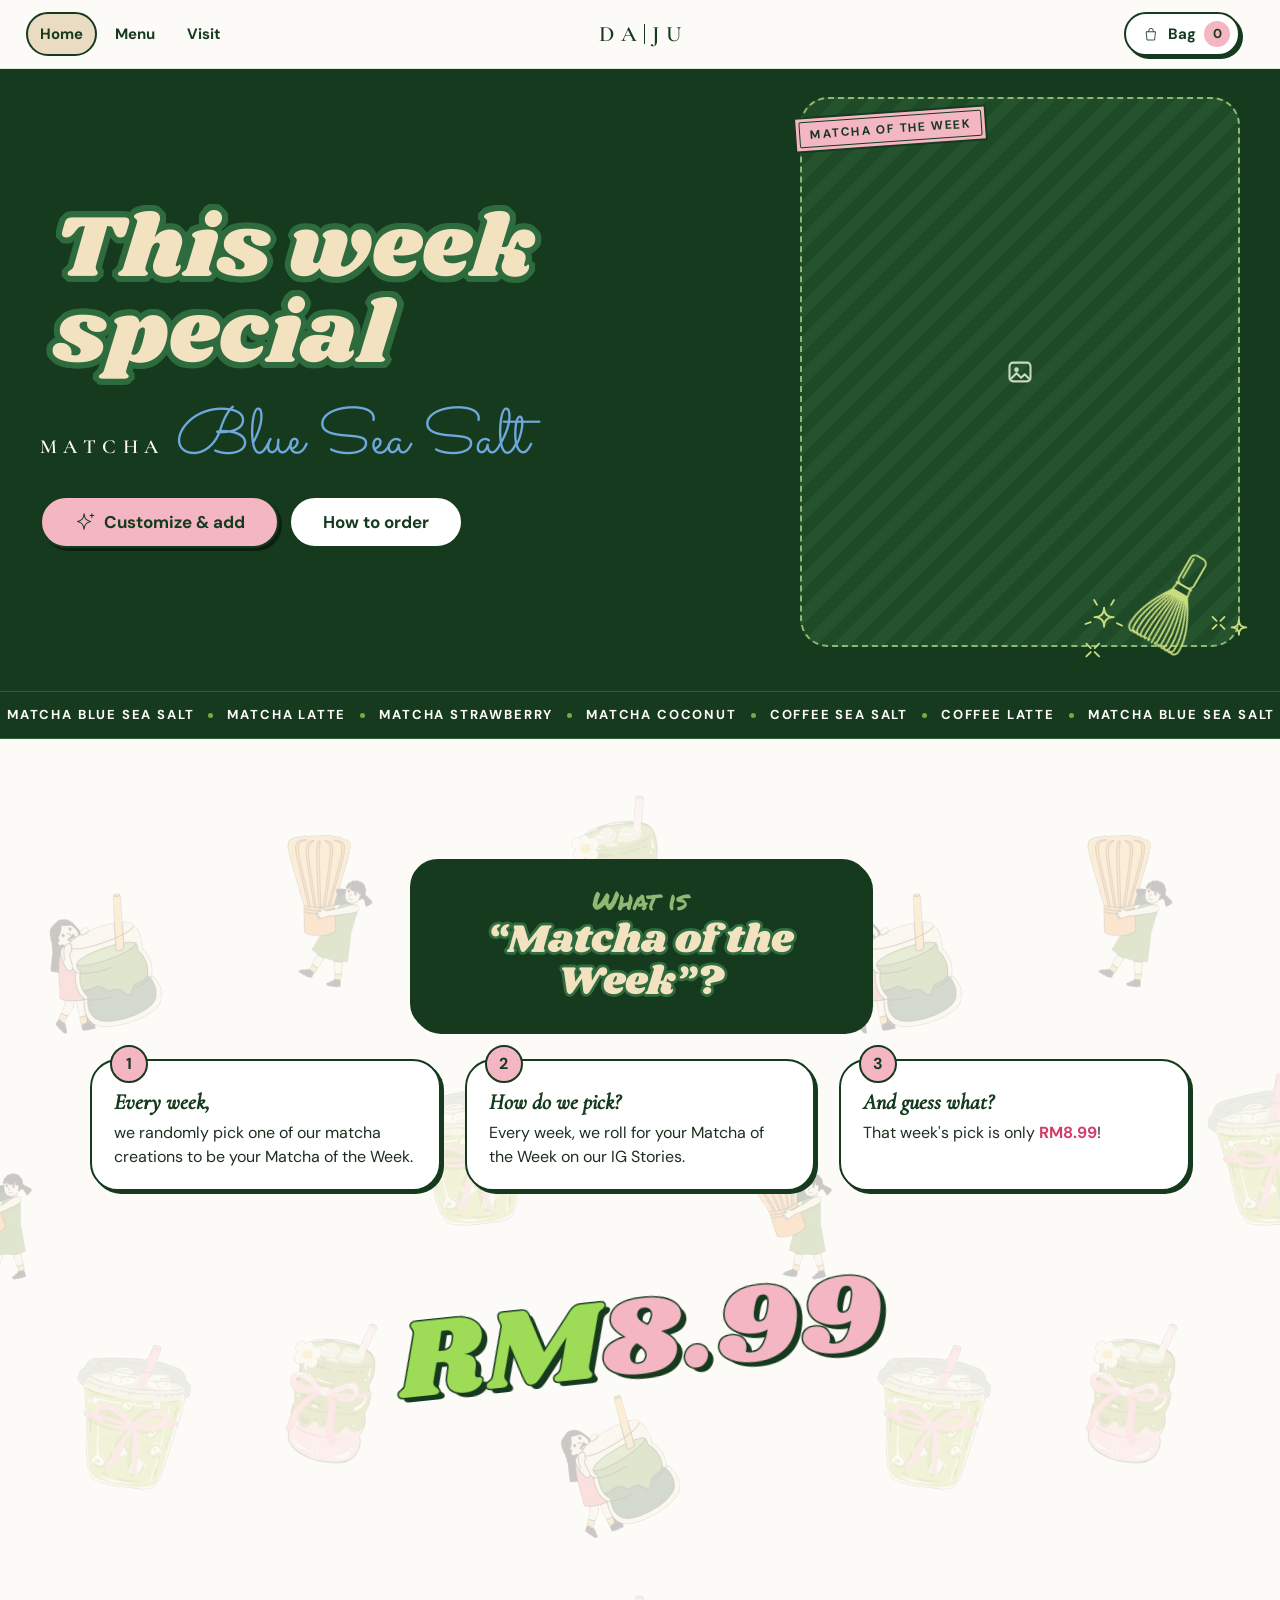
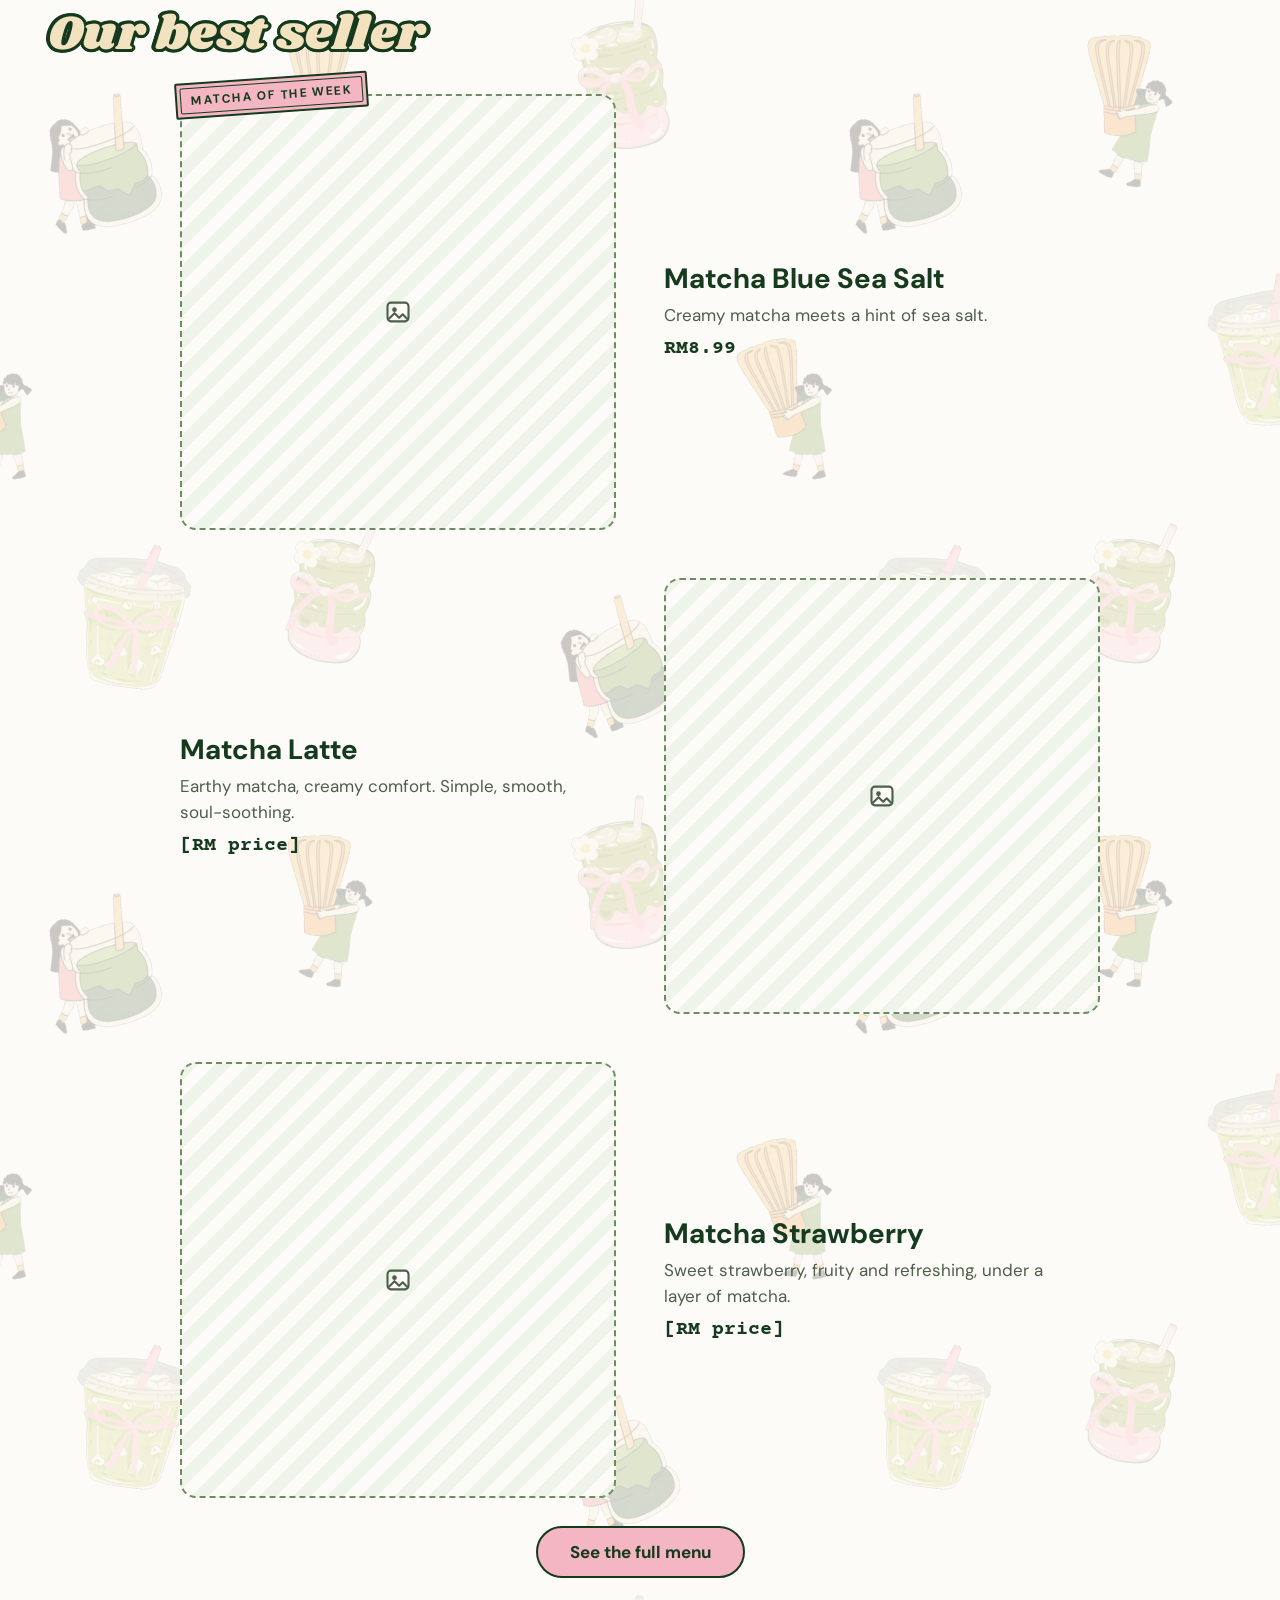
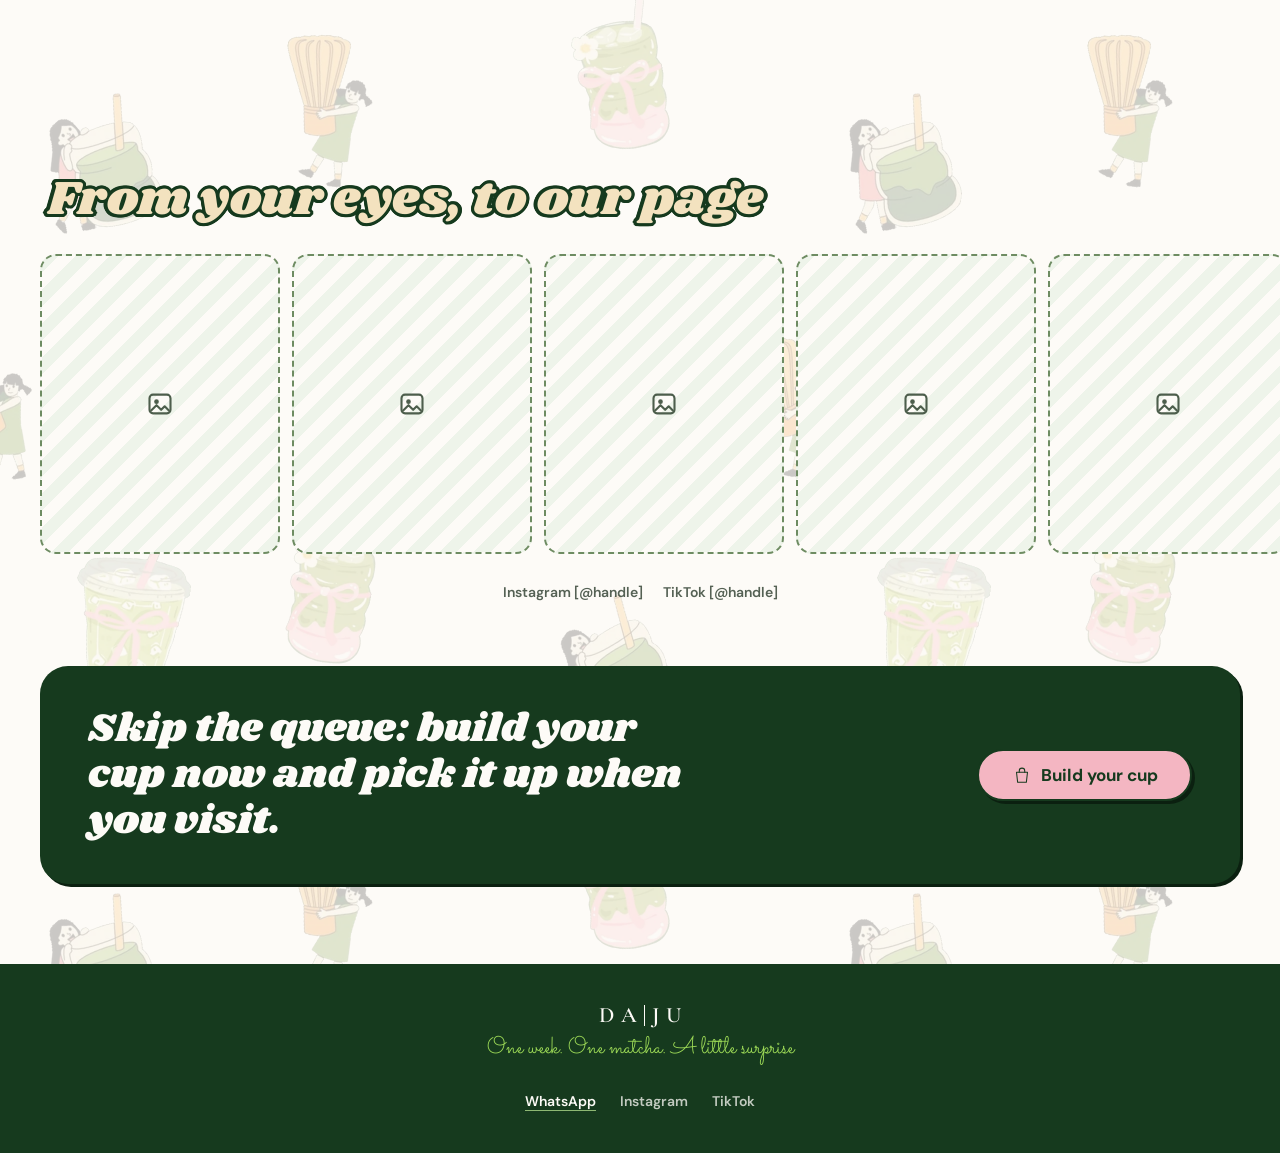
<file: index.html>
<!doctype html>
<html lang="en">
<head>
<meta charset="utf-8">
<meta name="viewport" content="width=device-width, initial-scale=1, viewport-fit=cover">
<title>DAJU Matcha</title>
<meta name="description" content="DAJU Matcha, a pop-up matcha bar in Kota Kinabalu. Build your cup and order on WhatsApp.">
<meta property="og:type" content="website">
<meta property="og:site_name" content="DAJU">
<meta property="og:title" content="DAJU Matcha">
<meta property="og:description" content="Pop-up matcha bar in Kota Kinabalu. Build your cup and order on WhatsApp.">
<meta property="og:url" content="https://nyleworks.github.io/DAJU/">
<meta property="og:image" content="https://nyleworks.github.io/DAJU/og-image.png">
<meta property="og:image:width" content="1200">
<meta property="og:image:height" content="630">
<meta property="og:image:alt" content="DAJU logo">
<meta name="twitter:card" content="summary_large_image">
<meta name="twitter:image" content="https://nyleworks.github.io/DAJU/og-image.png">
<link rel="canonical" href="https://nyleworks.github.io/DAJU/">
<meta name="theme-color" content="#eef4ea">
<link rel="icon" type="image/svg+xml" href="favicon.svg?v=96534ee1">
<link rel="apple-touch-icon" href="apple-touch-icon.png?v=15e32afc">
<link rel="preload" href="fonts/sacramento.woff2" as="font" type="font/woff2" crossorigin>
<link rel="preload" href="fonts/shrikhand.woff2" as="font" type="font/woff2" crossorigin>
<link rel="preload" href="fonts/dm-sans.woff2" as="font" type="font/woff2" crossorigin>
<script src="app.min.js?v=676ab8dbff" defer></script>
<style>@font-face{font-family:Cormorant Garamond;font-style:italic;font-weight:500;font-display:swap;src:url(fonts/cormorant-garamond-italic.woff2) format("woff2");unicode-range:U+0000-00FF,U+0131,U+0152-0153,U+02BB-02BC,U+02C6,U+02DA,U+02DC,U+0304,U+0308,U+0329,U+2000-206F,U+20AC,U+2122,U+2191,U+2193,U+2212,U+2215,U+FEFF,U+FFFD}@font-face{font-family:Cormorant Garamond;font-style:normal;font-weight:500;font-display:swap;src:url(fonts/cormorant-garamond.woff2) format("woff2");unicode-range:U+0000-00FF,U+0131,U+0152-0153,U+02BB-02BC,U+02C6,U+02DA,U+02DC,U+0304,U+0308,U+0329,U+2000-206F,U+20AC,U+2122,U+2191,U+2193,U+2212,U+2215,U+FEFF,U+FFFD}@font-face{font-family:Cormorant Garamond;font-style:normal;font-weight:600;font-display:swap;src:url(fonts/cormorant-garamond.woff2) format("woff2");unicode-range:U+0000-00FF,U+0131,U+0152-0153,U+02BB-02BC,U+02C6,U+02DA,U+02DC,U+0304,U+0308,U+0329,U+2000-206F,U+20AC,U+2122,U+2191,U+2193,U+2212,U+2215,U+FEFF,U+FFFD}@font-face{font-family:Cormorant Garamond;font-style:normal;font-weight:700;font-display:swap;src:url(fonts/cormorant-garamond.woff2) format("woff2");unicode-range:U+0000-00FF,U+0131,U+0152-0153,U+02BB-02BC,U+02C6,U+02DA,U+02DC,U+0304,U+0308,U+0329,U+2000-206F,U+20AC,U+2122,U+2191,U+2193,U+2212,U+2215,U+FEFF,U+FFFD}@font-face{font-family:Courier Prime;font-style:normal;font-weight:400;font-display:swap;src:url(fonts/courier-prime.woff2) format("woff2");unicode-range:U+0000-00FF,U+0131,U+0152-0153,U+02BB-02BC,U+02C6,U+02DA,U+02DC,U+0304,U+0308,U+0329,U+2000-206F,U+20AC,U+2122,U+2191,U+2193,U+2212,U+2215,U+FEFF,U+FFFD}@font-face{font-family:Courier Prime;font-style:normal;font-weight:700;font-display:swap;src:url(fonts/courier-prime-700.woff2) format("woff2");unicode-range:U+0000-00FF,U+0131,U+0152-0153,U+02BB-02BC,U+02C6,U+02DA,U+02DC,U+0304,U+0308,U+0329,U+2000-206F,U+20AC,U+2122,U+2191,U+2193,U+2212,U+2215,U+FEFF,U+FFFD}@font-face{font-family:DM Sans;font-style:normal;font-weight:400;font-display:swap;src:url(fonts/dm-sans.woff2) format("woff2");unicode-range:U+0000-00FF,U+0131,U+0152-0153,U+02BB-02BC,U+02C6,U+02DA,U+02DC,U+0304,U+0308,U+0329,U+2000-206F,U+20AC,U+2122,U+2191,U+2193,U+2212,U+2215,U+FEFF,U+FFFD}@font-face{font-family:DM Sans;font-style:normal;font-weight:500;font-display:swap;src:url(fonts/dm-sans.woff2) format("woff2");unicode-range:U+0000-00FF,U+0131,U+0152-0153,U+02BB-02BC,U+02C6,U+02DA,U+02DC,U+0304,U+0308,U+0329,U+2000-206F,U+20AC,U+2122,U+2191,U+2193,U+2212,U+2215,U+FEFF,U+FFFD}@font-face{font-family:DM Sans;font-style:normal;font-weight:600;font-display:swap;src:url(fonts/dm-sans.woff2) format("woff2");unicode-range:U+0000-00FF,U+0131,U+0152-0153,U+02BB-02BC,U+02C6,U+02DA,U+02DC,U+0304,U+0308,U+0329,U+2000-206F,U+20AC,U+2122,U+2191,U+2193,U+2212,U+2215,U+FEFF,U+FFFD}@font-face{font-family:DM Sans;font-style:normal;font-weight:700;font-display:swap;src:url(fonts/dm-sans.woff2) format("woff2");unicode-range:U+0000-00FF,U+0131,U+0152-0153,U+02BB-02BC,U+02C6,U+02DA,U+02DC,U+0304,U+0308,U+0329,U+2000-206F,U+20AC,U+2122,U+2191,U+2193,U+2212,U+2215,U+FEFF,U+FFFD}@font-face{font-family:Permanent Marker;font-style:normal;font-weight:400;font-display:swap;src:url(fonts/permanent-marker.woff2) format("woff2");unicode-range:U+0000-00FF,U+0131,U+0152-0153,U+02BB-02BC,U+02C6,U+02DA,U+02DC,U+0304,U+0308,U+0329,U+2000-206F,U+20AC,U+2122,U+2191,U+2193,U+2212,U+2215,U+FEFF,U+FFFD}@font-face{font-family:Sacramento;font-style:normal;font-weight:400;font-display:swap;src:url(fonts/sacramento.woff2) format("woff2");unicode-range:U+0000-00FF,U+0131,U+0152-0153,U+02BB-02BC,U+02C6,U+02DA,U+02DC,U+0304,U+0308,U+0329,U+2000-206F,U+20AC,U+2122,U+2191,U+2193,U+2212,U+2215,U+FEFF,U+FFFD}@font-face{font-family:Shrikhand;font-style:normal;font-weight:400;font-display:swap;src:url(fonts/shrikhand.woff2) format("woff2");unicode-range:U+0000-00FF,U+0131,U+0152-0153,U+02BB-02BC,U+02C6,U+02DA,U+02DC,U+0304,U+0308,U+0329,U+2000-206F,U+20AC,U+2122,U+2191,U+2193,U+2212,U+2215,U+FEFF,U+FFFD}:root,[data-theme=cream]{--color-forest: #163a1e;--color-cream: #fdfbf7;--color-whisk: #8eb873;--color-doodle: #9edb57;--color-seasalt: #6fa8dc;--color-ribbon: #f4b6c2;--color-ink: #1c2e1e;--color-sticker: #2e6b3e;--color-foam: #eef4ea;--color-raspberry: #b23a48;--surface: #fdfbf7;--surface-raised: #ffffff;--surface-tint: #eef4ea;--line: #dbe5d3;--line-strong: #6e8c62;--text: #1c2e1e;--text-muted: #4d5e4c;--heading: #163a1e;--accent: #163a1e;--on-accent: #fdfbf7;--accent-hover: #2e6b3e;--active: #2e6b3e;--badge: #8eb873;--on-badge: #163a1e;--doodle: #8eb873;--seasalt-text: #2f6ea8;--alert: #b23a48;--alert-soft: #fbe9ec;--info-soft: #e6f0fa;--sticker-fill: #fdfbf7;--sticker-stroke: #163a1e;--focus: #2f6ea8;--link: var(--seasalt-text);--shadow-sticker: 3px 3px 0 #163a1e;--shadow-sticker-lift: 5px 5px 0 #163a1e;--shadow-drawer: 0 -8px 32px #163a1e2e;--focus-ring: 0 0 0 2px #fdfbf7, 0 0 0 4px #2f6ea8}[data-theme=forest]{--surface: #163a1e;--surface-raised: #1e4a27;--surface-tint: #24532e;--line: #2f5e38;--line-strong: #8eb873;--text: #fdfbf7;--text-muted: #c9d8bf;--heading: #fdfbf7;--accent: #fdfbf7;--on-accent: #163a1e;--accent-hover: #eef4ea;--active: #9edb57;--badge: #8eb873;--on-badge: #163a1e;--doodle: #9edb57;--seasalt-text: #9cc6ec;--alert: #f4a3ae;--alert-soft: #4a2229;--info-soft: #1d3a52;--sticker-fill: #fdfbf7;--sticker-stroke: #2e6b3e;--focus: #9cc6ec;--link: var(--seasalt-text);--shadow-sticker: 3px 3px 0 #0b2010;--shadow-sticker-lift: 5px 5px 0 #0b2010;--shadow-drawer: 0 -8px 32px #00000080;--focus-ring: 0 0 0 2px #163a1e, 0 0 0 4px #9cc6ec}:root{--space-1: 4px;--space-2: 8px;--space-3: 12px;--space-4: 16px;--space-5: 24px;--space-6: 32px;--space-7: 48px;--space-8: 96px;--tap-min: 44px;--radius-xs: 2px;--radius-sm: 8px;--radius-md: 16px;--radius-lg: 28px;--radius-pill: 999px;--stroke-hair: 1px;--stroke-control: 1.5px;--stroke-sticker: 2px;--layer-nav: 40;--layer-checkout: 50;--layer-drawer: 60;--font-display: Shrikhand, "Cooper Black", Georgia, serif;--font-editorial: "Cormorant Garamond", "Bodoni 72", Didot, Georgia, serif;--font-script: Sacramento, "Snell Roundhand", cursive;--font-marker: "Permanent Marker", "Marker Felt", cursive;--font-sans: "DM Sans", ui-sans-serif, system-ui, sans-serif;--font-mono: "Courier Prime", ui-monospace, Menlo, monospace}.sticker-xl{font-family:var(--font-display);font-size:72px;line-height:.95;font-weight:400}.sticker-lg{font-family:var(--font-display);font-size:48px;line-height:1;font-weight:400}.sticker-md{font-family:var(--font-display);font-size:32px;line-height:1.05;font-weight:400}.wordmark{font-family:var(--font-editorial);font-size:40px;line-height:1;font-weight:600;letter-spacing:.32em}.editorial-lg{font-family:var(--font-editorial);font-size:28px;line-height:1.15;font-weight:600;letter-spacing:.12em}.editorial-md{font-family:var(--font-editorial);font-size:20px;line-height:1.2;font-weight:600;letter-spacing:.1em}.editorial-motto{font-family:var(--font-editorial);font-size:17px;line-height:1.4;font-weight:500;font-style:italic}.script-xl{font-family:var(--font-script);font-size:64px;line-height:1;font-weight:400}.script-md{font-family:var(--font-script);font-size:36px;line-height:1.1;font-weight:400}.marker-lg{font-family:var(--font-marker);font-size:34px;line-height:1.05;font-weight:400}.marker-sm{font-family:var(--font-marker);font-size:18px;line-height:1.3;font-weight:400}.title{font-family:var(--font-sans);font-size:22px;line-height:28px;font-weight:600}.body-lg{font-family:var(--font-sans);font-size:18px;line-height:28px;font-weight:400}.body{font-family:var(--font-sans);font-size:16px;line-height:24px;font-weight:400}.label{font-family:var(--font-sans);font-size:14px;line-height:20px;font-weight:600}.time{font-family:var(--font-sans);font-size:15px;line-height:20px;font-weight:600;letter-spacing:.01em}.caption{font-family:var(--font-sans);font-size:12px;line-height:16px;font-weight:600;letter-spacing:.08em}.ticket{font-family:var(--font-mono);font-size:14px;line-height:21px;font-weight:400}body{margin:0;font-family:var(--font-sans);font-size:16px;line-height:24px;background:var(--surface);color:var(--text);-webkit-font-smoothing:antialiased}.dj-pad{padding:var(--space-5)}.dj-row{display:flex;flex-wrap:wrap;gap:var(--space-4);align-items:center}.dj-stack{display:flex;flex-direction:column;gap:var(--space-4)}.dj-doodle{display:inline-block;flex:none;vertical-align:middle}:where(.dj-btn,.dj-pill,.dj-bag,.dj-card-flip,.dj-drawer-close,.dj-nav a,.dj-check):focus-visible,:where(.dj-pill,.dj-check):focus-within:has(input:focus-visible){outline:2px solid transparent;box-shadow:var(--focus-ring)}.dj-input:focus-visible{outline:2px solid transparent;box-shadow:var(--focus-ring);border-color:var(--focus)}.dj-wordmark{display:inline-flex;flex-direction:column;align-items:center;color:var(--heading);font-family:var(--font-editorial);line-height:1}.dj-wm-main{display:inline-flex;align-items:center;font-weight:600;letter-spacing:.32em;padding-left:.32em;text-transform:uppercase}.dj-wm-bar{display:inline-block;width:max(1px,.045em);height:.95em;background:currentColor;margin-right:.32em}.dj-wm-sub{margin-top:.5em;font-size:max(.26em,8px);font-weight:600;letter-spacing:.5em;padding-left:.5em;text-transform:uppercase}.dj-wordmark-sm{font-size:22px}.dj-wordmark-md{font-size:40px}.dj-wordmark-lg{font-size:64px}.dj-sticker{--dj-stroke: var(--sticker-stroke);margin:0;font-family:var(--font-display);font-weight:400;color:var(--sticker-fill);letter-spacing:.01em;text-shadow:.07em 0em 0 var(--dj-stroke),.065em .027em 0 var(--dj-stroke),.049em .049em 0 var(--dj-stroke),.027em .065em 0 var(--dj-stroke),0em .07em 0 var(--dj-stroke),-.027em .065em 0 var(--dj-stroke),-.049em .049em 0 var(--dj-stroke),-.065em .027em 0 var(--dj-stroke),-.07em 0em 0 var(--dj-stroke),-.065em -.027em 0 var(--dj-stroke),-.049em -.049em 0 var(--dj-stroke),-.027em -.065em 0 var(--dj-stroke),-0em -.07em 0 var(--dj-stroke),.027em -.065em 0 var(--dj-stroke),.049em -.049em 0 var(--dj-stroke),.065em -.027em 0 var(--dj-stroke),.035em 0em 0 var(--dj-stroke),.032em .013em 0 var(--dj-stroke),.025em .025em 0 var(--dj-stroke),.013em .032em 0 var(--dj-stroke),0em .035em 0 var(--dj-stroke),-.013em .032em 0 var(--dj-stroke),-.025em .025em 0 var(--dj-stroke),-.032em .013em 0 var(--dj-stroke),-.035em 0em 0 var(--dj-stroke),-.032em -.013em 0 var(--dj-stroke),-.025em -.025em 0 var(--dj-stroke),-.013em -.032em 0 var(--dj-stroke),-0em -.035em 0 var(--dj-stroke),.013em -.032em 0 var(--dj-stroke),.025em -.025em 0 var(--dj-stroke),.032em -.013em 0 var(--dj-stroke);padding:.12em .16em}.dj-sticker-xl{font-size:clamp(44px,9vw,72px);line-height:.98}.dj-sticker-lg{font-size:clamp(34px,6vw,48px);line-height:1.02}.dj-sticker-md{font-size:32px;line-height:1.05}.dj-bubble{position:relative;display:inline-grid;place-items:center;color:var(--doodle)}.dj-bubble-line{position:absolute;inset:0;width:100%;height:100%}.dj-bubble-text{position:relative;max-width:66%;margin-top:-10%;font-family:var(--font-script);line-height:1.05;text-align:center;color:var(--text)}.dj-stamp{display:inline-block;padding:3px;border:2px solid currentColor;border-radius:var(--radius-xs);background:var(--surface-raised)}.dj-stamp-inner{display:block;padding:4px 10px;border:1px solid currentColor;border-radius:var(--radius-xs);font-family:var(--font-sans);font-size:12px;line-height:16px;font-weight:700;letter-spacing:.12em;text-transform:uppercase;white-space:nowrap}.dj-stamp-alert{color:var(--alert)}.dj-stamp-forest{color:var(--heading)}.dj-stamp-seasalt{color:var(--seasalt-text)}.dj-status{display:inline-flex;align-items:center;gap:var(--space-2);min-height:32px;padding:0 14px 0 12px;border-radius:var(--radius-pill);background:var(--surface-tint);color:var(--text);font-size:13px;line-height:16px;font-weight:600;white-space:nowrap}.dj-status-dot{width:8px;height:8px;border-radius:50%;background:var(--active);box-shadow:0 0 0 3px var(--surface-raised)}.dj-status-soon .dj-status-dot{background:transparent;border:2px solid var(--active);box-shadow:none;width:6px;height:6px}.dj-status-closed .dj-status-dot{background:transparent;border:2px solid var(--text-muted);box-shadow:none;width:6px;height:6px}.dj-status-closed{color:var(--text-muted)}.dj-status-time{font-variant-numeric:tabular-nums;color:var(--active)}.dj-status-closed .dj-status-time{color:var(--text-muted)}.dj-nav{position:sticky;top:0;z-index:var(--layer-nav);display:grid;grid-template-columns:auto 1fr auto;align-items:center;gap:var(--space-4);min-height:64px;padding:0 var(--space-5);background:var(--surface);border-bottom:var(--stroke-hair) solid var(--line)}.dj-nav-brand{text-decoration:none;display:inline-flex;padding:6px 4px;border-radius:var(--radius-sm)}.dj-nav-status{justify-self:center}.dj-nav-right{display:flex;align-items:center;gap:var(--space-4)}.dj-nav-links{display:flex;gap:var(--space-1);margin:0;padding:0;list-style:none}.dj-nav-links a{display:inline-flex;align-items:center;min-height:var(--tap-min);padding:0 var(--space-3);border-radius:var(--radius-pill);color:var(--text);text-decoration:none;font-size:14px;font-weight:600}@media(hover:hover){.dj-nav-links a:hover{background:var(--surface-tint)}}.dj-bag{position:relative;display:inline-grid;place-items:center;width:var(--tap-min);height:var(--tap-min);border:var(--stroke-sticker) solid var(--heading);border-radius:50%;background:var(--surface-raised);color:var(--heading);cursor:pointer}.dj-bag-count{position:absolute;top:-6px;right:-6px;min-width:20px;height:20px;padding:0 5px;box-sizing:border-box;border-radius:var(--radius-pill);background:var(--accent);color:var(--on-accent);font-size:12px;line-height:20px;font-weight:700;font-variant-numeric:tabular-nums}@media(max-width:720px){.dj-nav-links{display:none}.dj-nav{padding:0 var(--space-4)}}@media(max-width:460px){.dj-nav{grid-template-columns:auto auto}.dj-nav-status{grid-column:1 / -1;grid-row:2;justify-self:start;padding-bottom:var(--space-2)}}.dj-checkout{position:fixed;left:0;right:0;bottom:0;z-index:var(--layer-checkout);display:flex;align-items:center;justify-content:space-between;gap:var(--space-3);padding:var(--space-3) var(--space-4) calc(var(--space-3) + env(safe-area-inset-bottom));background:var(--surface-raised);border-top:var(--stroke-hair) solid var(--line);box-shadow:var(--shadow-drawer)}.dj-checkout-inline{position:relative}.dj-checkout-info{display:flex;flex-direction:column;gap:2px;min-width:0}.dj-checkout-count{display:inline-flex;align-items:center;gap:var(--space-2);font-size:15px;font-weight:600;color:var(--heading)}.dj-checkout-count b{font-variant-numeric:tabular-nums;margin-left:var(--space-1)}.dj-checkout-slot{font-size:13px;line-height:18px;color:var(--text-muted);white-space:nowrap;overflow:hidden;text-overflow:ellipsis}.dj-btn{display:inline-flex;align-items:center;justify-content:center;gap:var(--space-2);min-height:var(--tap-min);padding:0 var(--space-5);border:var(--stroke-sticker) solid transparent;border-radius:var(--radius-pill);font-family:var(--font-sans);font-size:15px;line-height:20px;font-weight:700;text-decoration:none;cursor:pointer;transition:transform .15s ease,box-shadow .15s ease,background-color .15s ease;white-space:nowrap}.dj-btn-lg{min-height:52px;padding:0 var(--space-6);font-size:17px}.dj-btn-block{display:flex;width:100%}.dj-btn-primary{background:var(--accent);color:var(--on-accent)}@media(hover:hover){.dj-btn-primary:hover{background:var(--accent-hover)}}.dj-btn-secondary{background:transparent;color:var(--heading);border-color:var(--heading)}@media(hover:hover){.dj-btn-secondary:hover{background:var(--surface-tint)}}.dj-btn-sticker{background:var(--surface-raised);color:var(--heading);border-color:var(--heading);box-shadow:var(--shadow-sticker)}@media(hover:hover){.dj-btn-sticker:hover{transform:translate(-2px,-2px);box-shadow:var(--shadow-sticker-lift)}}.dj-btn-sticker:active{transform:translate(1px,1px);box-shadow:1px 1px 0 var(--heading)}.dj-btn-ghost{background:transparent;color:var(--heading);padding:0 var(--space-3);text-decoration:underline;text-underline-offset:4px;text-decoration-thickness:1.5px}.dj-btn:disabled,.dj-btn[aria-disabled=true]{opacity:.45;cursor:not-allowed;transform:none;box-shadow:none}.dj-pills{margin:0;padding:0;border:0;min-width:0}.dj-field-label{display:block;margin:0 0 var(--space-2);padding:0;font-size:14px;line-height:20px;font-weight:600;color:var(--text)}.dj-pills-row{display:flex;flex-wrap:wrap;gap:var(--space-2)}.dj-pill{position:relative;display:inline-flex;align-items:center;gap:var(--space-2);min-height:var(--tap-min);min-width:var(--tap-min);box-sizing:border-box;padding:0 18px;border:var(--stroke-control) solid var(--line-strong);border-radius:var(--radius-pill);background:var(--surface-raised);color:var(--text);font-size:14px;font-weight:600;cursor:pointer;transition:background-color .15s ease,border-color .15s ease}.dj-pill input{position:absolute;opacity:0;inset:0;margin:0;cursor:pointer}.dj-pill small{font-size:12px;font-weight:500;color:var(--text-muted)}@media(hover:hover){.dj-pill:hover{border-color:var(--heading)}}.dj-pill.is-on{background:var(--accent);border-color:var(--accent);color:var(--on-accent)}.dj-pill.is-on small{color:var(--on-accent)}.dj-pill.is-disabled{opacity:.45;cursor:not-allowed}.dj-pills-segmented .dj-pills-row{display:inline-flex;gap:0;padding:4px;border:var(--stroke-control) solid var(--line-strong);border-radius:var(--radius-pill);background:var(--surface-raised)}.dj-pills-segmented .dj-pill{border:0;min-height:40px;padding:0 22px;background:transparent}.dj-pills-segmented .dj-pill.is-on{background:var(--accent)}.dj-field{display:flex;flex-direction:column;min-width:0}.dj-req{color:var(--alert)}.dj-input{box-sizing:border-box;width:100%;min-height:48px;padding:12px 14px;border:var(--stroke-control) solid var(--line-strong);border-radius:var(--radius-sm);background:var(--surface-raised);color:var(--text);font:inherit;font-size:16px;line-height:24px}textarea.dj-input{resize:vertical}.dj-input::placeholder{color:var(--text-muted);opacity:1}.dj-field-hint{margin:6px 0 0;font-size:13px;line-height:18px;color:var(--text-muted)}.dj-field-error{display:flex;align-items:center;gap:6px;margin:6px 0 0;font-size:13px;line-height:18px;font-weight:600;color:var(--alert)}.dj-field.is-invalid .dj-input{border-color:var(--alert);border-width:2px;background:var(--alert-soft)}.dj-fee{display:flex;flex-direction:column;gap:var(--space-2);padding:var(--space-4);border:var(--stroke-control) solid var(--line);border-radius:var(--radius-md);background:var(--surface-raised)}.dj-fee-note{margin:0;font-size:14px;line-height:20px;font-weight:700;color:var(--heading)}.dj-fee.is-invalid{border:2px solid var(--alert);background:var(--alert-soft)}.dj-check{position:relative;display:flex;align-items:flex-start;gap:var(--space-3);min-height:var(--tap-min);padding:10px 6px;margin:-10px -6px;border-radius:var(--radius-sm);font-size:15px;line-height:22px;color:var(--text);cursor:pointer}.dj-check input{position:absolute;opacity:0;width:1px;height:1px}.dj-check-box{flex:none;display:grid;place-items:center;width:24px;height:24px;box-sizing:border-box;border:2px solid var(--line-strong);border-radius:6px;background:var(--surface-raised);color:transparent}.dj-check input:checked+.dj-check-box{background:var(--accent);border-color:var(--accent);color:var(--on-accent)}.dj-fee.is-invalid .dj-check-box{border-color:var(--alert)}.dj-zones{display:flex;flex-direction:column;gap:var(--space-4)}.dj-notice{display:flex;gap:var(--space-3);padding:var(--space-4);border-radius:var(--radius-md);color:var(--text)}.dj-notice-info,.dj-notice-availability{background:var(--info-soft)}.dj-notice-info .dj-notice-icon,.dj-notice-availability .dj-notice-icon{color:var(--seasalt-text)}.dj-notice-alert{background:var(--alert-soft)}.dj-notice-alert .dj-notice-icon,.dj-notice-alert .dj-notice-title{color:var(--alert)}.dj-notice-success{background:var(--surface-tint)}.dj-notice-success .dj-notice-icon{color:var(--active)}.dj-notice-icon{flex:none;padding-top:1px}.dj-notice-title{margin:0 0 2px;font-size:15px;line-height:22px;font-weight:700}.dj-notice-text{font-size:15px;line-height:22px}.dj-notice-action{margin-top:var(--space-3)}.dj-cup{margin:0;display:inline-flex;flex-direction:column;align-items:center;gap:var(--space-2);max-width:100%}.dj-cup svg{display:block;width:100%;height:auto;overflow:visible}.dj-cup-glass{fill:none;stroke:var(--heading);stroke-width:2.5;stroke-linejoin:round}.dj-cup-rim{fill:var(--surface-raised);fill-opacity:.55;stroke:var(--heading);stroke-width:2.5}.dj-cup-clear{fill:var(--color-cream);fill-opacity:.88}.dj-cup-milk{fill:var(--color-foam)}.dj-cup-matcha{fill:var(--color-whisk)}.dj-cup-swirl{fill:none;stroke:var(--color-cream);stroke-width:3;stroke-linecap:round;opacity:.8}.dj-cup-foam{fill:var(--color-seasalt)}.dj-cup-ice rect{fill:var(--color-cream);fill-opacity:.7;stroke:var(--color-forest);stroke-opacity:.55;stroke-width:1.6}.dj-cup-name{font-family:var(--font-marker);fill:var(--color-ink)}.dj-cup-bow path,.dj-cup-bow circle{fill:var(--color-ribbon);stroke:var(--color-forest);stroke-width:1.6;stroke-linejoin:round}.dj-cup-bow .dj-cup-bow-tail{fill:none;stroke:var(--color-ribbon);stroke-width:5;stroke-linecap:round}.dj-cup-fly path{stroke:var(--color-forest);stroke-width:3.4;stroke-linejoin:round}.dj-cup-fly .dj-cup-fly-body{fill:none;stroke-linecap:round}.dj-cup-fly.is-ribbon path{fill:var(--color-ribbon)}.dj-cup-fly.is-seasalt path{fill:var(--color-seasalt)}.dj-cup-fly.is-doodle path{fill:var(--color-doodle)}.dj-cup-caption{font-family:var(--font-marker);font-size:18px;line-height:1.3;color:var(--text);text-align:center}.dj-card{display:flex;flex-direction:column;width:280px;max-width:100%;overflow:hidden;border:var(--stroke-sticker) solid var(--heading);border-radius:var(--radius-md);background:var(--surface-raised);box-shadow:var(--shadow-sticker);transition:transform .2s ease,box-shadow .2s ease;transform:rotate(var(--dj-tilt, 0deg))}@media(hover:hover){.dj-card:hover{transform:rotate(var(--dj-tilt, 0deg)) translate(-2px,-2px);box-shadow:var(--shadow-sticker-lift)}}@media(hover:hover){.dj-card:hover .dj-card-media{background:var(--color-ribbon)}}.dj-card-media{position:relative;display:grid;place-items:center;height:236px;background:var(--surface-tint);border-bottom:var(--stroke-sticker) solid var(--heading);transition:background-color .2s ease}.dj-card-art{display:grid;place-items:center;padding-top:var(--space-2)}.dj-card-photo{position:absolute;inset:0;width:100%;height:100%;object-fit:cover;object-position:50% 68%;opacity:0;transition:opacity .3s ease}.dj-card-media.show-photo .dj-card-photo{opacity:1}.dj-card-flip{position:absolute;left:var(--space-3);bottom:var(--space-3);min-height:32px;padding:0 12px;border:var(--stroke-control) solid var(--heading);border-radius:var(--radius-pill);background:var(--surface-raised);color:var(--heading);font:inherit;font-size:12px;font-weight:700;cursor:pointer}.dj-card-flip:before{content:"";position:absolute;inset:-6px}.dj-card-stamp{position:absolute;top:var(--space-3);right:var(--space-3)}.dj-card-stamp-big{top:50%;left:50%;right:auto;translate:-50% -50%}.dj-card-stamp-big .dj-stamp-inner{font-size:15px;line-height:20px;padding:6px 14px}.dj-card-body{display:flex;flex-direction:column;gap:var(--space-1);padding:var(--space-4) var(--space-4) var(--space-4)}.dj-card-cat{margin:0;font-family:var(--font-editorial);font-size:15px;line-height:20px;font-weight:700;letter-spacing:.28em;text-transform:uppercase;color:var(--heading)}.dj-card-title{margin:0;display:flex;flex-direction:column}.dj-card-script{font-family:var(--font-script);font-weight:400;font-size:44px;line-height:1;color:var(--color-seasalt);margin:2px 0 0 -2px}.dj-card-name{font-size:14px;line-height:20px;font-weight:600;color:var(--text-muted)}.dj-card-name-lg{font-size:22px;line-height:28px;color:var(--heading)}.dj-card-note{margin:var(--space-1) 0 0;font-size:15px;line-height:22px;color:var(--text)}.dj-card-foot{display:flex;align-items:center;justify-content:space-between;gap:var(--space-3);margin-top:var(--space-3)}.dj-card-price{white-space:nowrap;font-size:17px;line-height:24px;font-weight:700;font-variant-numeric:tabular-nums;color:var(--heading)}.dj-card-foot .dj-btn{padding:0 var(--space-4);font-size:14px}.dj-card-suggest{margin:var(--space-2) 0 0;font-size:13px;line-height:18px;color:var(--text-muted)}.dj-card.is-soldout .dj-card-art,.dj-card.is-soldout .dj-card-photo{filter:grayscale(.85);opacity:.55}@media(hover:hover){.dj-card.is-soldout:hover{transform:rotate(var(--dj-tilt, 0deg));box-shadow:var(--shadow-sticker)}}@media(hover:hover){.dj-card.is-soldout:hover .dj-card-media{background:var(--surface-tint)}}.dj-chan{padding:var(--space-5);border:var(--stroke-hair) solid var(--line);border-radius:var(--radius-md);background:var(--surface-raised)}.dj-chan.is-selected{border:var(--stroke-sticker) solid var(--heading);box-shadow:var(--shadow-sticker)}.dj-chan-head{display:flex;align-items:center;gap:var(--space-3);margin-bottom:var(--space-4)}.dj-chan-step{display:grid;place-items:center;width:32px;height:32px;border-radius:50%;background:var(--badge);color:var(--on-badge);font-family:var(--font-editorial);font-size:20px;font-weight:700}.dj-chan-icon{display:grid;place-items:center;width:60px;height:60px;border-radius:50%;background:var(--surface-tint);color:var(--heading)}.dj-chan-title{margin:0;font-family:var(--font-editorial);font-size:22px;line-height:1.15;font-weight:600;letter-spacing:.1em;text-transform:uppercase;color:var(--heading)}.dj-chan-cols{display:grid;grid-template-columns:1fr 1fr;gap:var(--space-3)}.dj-chan-col{padding:var(--space-3);border-radius:var(--radius-sm);transition:background-color .2s ease}.dj-chan-col+.dj-chan-col{box-shadow:inset 1px 0 0 var(--line)}.dj-chan-col.is-active{background:var(--surface-tint);box-shadow:none}.dj-chan-badge{display:inline-block;padding:2px 10px;border-radius:var(--radius-pill);background:var(--badge);color:var(--on-badge);font-size:11px;line-height:16px;font-weight:700;letter-spacing:.1em;text-transform:uppercase}.dj-chan-col.is-active .dj-chan-badge{background:var(--accent);color:var(--on-accent)}.dj-chan-days{margin:var(--space-2) 0 var(--space-1);font-size:12px;line-height:16px;font-weight:700;letter-spacing:.08em;text-transform:uppercase;color:var(--text)}.dj-chan-line{display:flex;align-items:center;gap:4px;margin:0;font-size:14px;line-height:20px;font-weight:600;color:var(--text)}.dj-chan-sub{margin:2px 0 0;font-size:13px;line-height:18px;color:var(--text-muted)}.dj-chan-time{margin:2px 0 0;font-size:15px;line-height:20px;font-weight:700;font-variant-numeric:tabular-nums;color:var(--heading)}.dj-chan-note{margin:var(--space-3) 0 0;font-size:13px;line-height:18px;font-style:italic;color:var(--text-muted)}@media(max-width:420px){.dj-chan-cols{grid-template-columns:1fr}.dj-chan-col+.dj-chan-col{box-shadow:inset 0 1px 0 var(--line)}}.dj-ticket{--dj-hole: 7px;position:relative;width:340px;max-width:100%;box-sizing:border-box;padding:var(--space-6) var(--space-5);background:var(--surface-raised);color:var(--text);font-family:var(--font-mono);font-size:14px;line-height:21px;border-radius:var(--radius-xs);-webkit-mask:radial-gradient(circle at 50% 0,transparent var(--dj-hole),#000 calc(var(--dj-hole) + .5px)) top / 20px 51% repeat-x,radial-gradient(circle at 50% 100%,transparent var(--dj-hole),#000 calc(var(--dj-hole) + .5px)) bottom / 20px 51% repeat-x;mask:radial-gradient(circle at 50% 0,transparent var(--dj-hole),#000 calc(var(--dj-hole) + .5px)) top / 20px 51% repeat-x,radial-gradient(circle at 50% 100%,transparent var(--dj-hole),#000 calc(var(--dj-hole) + .5px)) bottom / 20px 51% repeat-x}.dj-tk-head{display:flex;flex-direction:column;align-items:center;gap:var(--space-2);padding-bottom:var(--space-4);border-bottom:2px dashed var(--line-strong);text-align:center}.dj-tk-motto{margin:0;font-family:var(--font-editorial);font-style:italic;font-size:17px;line-height:22px;font-weight:500;color:var(--heading)}.dj-tk-ref{margin:0;font-size:12px;letter-spacing:.08em;color:var(--text-muted)}.dj-tk-meta{margin:0;padding:var(--space-4) 0;border-bottom:2px dashed var(--line-strong)}.dj-tk-row{display:grid;grid-template-columns:84px minmax(0,1fr);gap:var(--space-2)}.dj-tk-row dd,.dj-tk-item>span,.dj-tk-cupname{overflow-wrap:anywhere;min-width:0}.dj-tk-row dt{color:var(--text-muted)}.dj-tk-row dd{margin:0;font-weight:700}.dj-tk-items{margin:0;padding:var(--space-4) 0;list-style:none;display:flex;flex-direction:column;gap:var(--space-3);border-bottom:2px dashed var(--line-strong)}.dj-tk-item{display:flex;justify-content:space-between;gap:var(--space-2);font-weight:700}.dj-tk-mods{margin:0;color:var(--text-muted);font-size:13px;line-height:19px}.dj-tk-cupname{margin:2px 0 0;font-family:var(--font-marker);font-size:20px;line-height:24px;color:var(--text)}.dj-tk-policy{margin:var(--space-3) 0 0;font-size:12px;line-height:18px;color:var(--active)}.dj-tk-policy.is-missing{color:var(--alert);font-weight:700}.dj-tk-total{display:flex;justify-content:space-between;align-items:baseline;margin-top:var(--space-3);font-size:15px}.dj-tk-total b{font-size:20px}.dj-tk-fine{margin:2px 0 0;font-size:12px;color:var(--text-muted);text-align:right}.dj-tk-actions{display:flex;flex-direction:column;gap:var(--space-2);margin-top:var(--space-5);font-family:var(--font-sans)}.dj-drawer-scrim{position:fixed;inset:0;z-index:var(--layer-drawer);display:flex;justify-content:flex-end;background:#163a1e73}.dj-drawer{display:flex;flex-direction:column;width:min(440px,100vw);max-height:100dvh;background:var(--surface);color:var(--text);box-shadow:var(--shadow-drawer)}.dj-drawer-right{height:100dvh;border-radius:var(--radius-lg) 0 0 var(--radius-lg)}.dj-drawer-scrim-bottom{align-items:flex-end;justify-content:stretch}.dj-drawer-bottom{width:100%;max-height:90dvh;border-radius:var(--radius-lg) var(--radius-lg) 0 0}.dj-drawer-inline{height:auto;max-height:none;border:var(--stroke-hair) solid var(--line);border-radius:var(--radius-lg)}.dj-drawer-head{position:relative;padding:var(--space-5) var(--space-5) var(--space-4);border-bottom:var(--stroke-hair) solid var(--line)}.dj-drawer-step{margin:0 0 2px;font-size:12px;line-height:16px;font-weight:700;letter-spacing:.1em;text-transform:uppercase;color:var(--active)}.dj-drawer-title{margin:0;padding-right:48px;font-size:22px;line-height:28px;font-weight:600;color:var(--heading)}.dj-drawer-close{position:absolute;top:var(--space-4);right:var(--space-4);display:grid;place-items:center;width:var(--tap-min);height:var(--tap-min);border:0;border-radius:50%;background:var(--surface-tint);color:var(--heading);cursor:pointer}.dj-drawer-body{flex:1;overflow:auto;padding:var(--space-5);display:flex;flex-direction:column;gap:var(--space-5)}.dj-drawer-foot{padding:var(--space-4) var(--space-5) calc(var(--space-4) + env(safe-area-inset-bottom));border-top:var(--stroke-hair) solid var(--line);background:var(--surface-raised)}@media(prefers-reduced-motion:reduce){.dj-btn,.dj-card,.dj-card-photo,.dj-card-media,.dj-pill,.dj-chan-col{transition:none}.dj-btn-sticker:hover,.dj-card:hover{transform:rotate(var(--dj-tilt, 0deg))}}:root{color-scheme:light;--tabbar-h: 64px;--checkout-h: 0px;--bottom-ui: calc(var(--tabbar-h) + var(--checkout-h) + env(safe-area-inset-bottom, 0px))}body.has-bag{--checkout-h: 68px}html{scroll-behavior:smooth;scroll-padding-top:16px;-webkit-text-size-adjust:100%}@media(prefers-reduced-motion:reduce){html{scroll-behavior:auto}}body{background:var(--surface);color:var(--text);overflow-x:hidden;overflow-x:clip;padding-bottom:var(--bottom-ui)}body.is-locked{overflow:hidden}h1,h2,h3{text-wrap:balance}a{color:var(--link)}a,button,label,input,textarea,[role=button]{-webkit-tap-highlight-color:transparent;touch-action:manipulation}.wrap{max-width:1200px;margin:0 auto}.band{padding-block:48px;padding-inline:max(16px,env(safe-area-inset-left,0px)) max(16px,env(safe-area-inset-right,0px));background:var(--surface);color:var(--text)}.eyebrow{margin:0;text-transform:uppercase;color:var(--active)}.muted{color:var(--text-muted)}.p0{margin:0}.desk-only{display:none!important}.chapter-title{font-size:34px!important}@media(hover:none){.dj-btn-sticker:hover,.dj-card:hover{transform:rotate(var(--dj-tilt, 0deg));box-shadow:var(--shadow-sticker)}.dj-card:hover .dj-card-media{background:var(--surface-tint)}.dj-pill:hover{border-color:var(--line-strong)}.dj-btn-primary:hover{background:var(--accent)}.dj-btn-secondary:hover{background:transparent}}.dj-btn:active,.dj-pill:active,.round-btn:active,.chip-btn:active,.tab:active,.step:active{transform:scale(.96)}.dj-btn{transition:transform .1s ease,box-shadow .15s ease,background-color .15s ease}.dj-pill{min-height:48px}.dj-input{font-size:16px;min-height:48px}.dj-nav{position:relative;top:auto;padding-top:env(safe-area-inset-top,0px)}.dj-nav .dj-bag{display:none}.preview-strip{display:flex;flex-wrap:wrap;justify-content:center;gap:2px 10px;padding:6px 16px;background:var(--color-foam);color:var(--color-ink);font-size:12px;line-height:17px;text-align:center;border-bottom:1px solid var(--line)}.preview-strip b{letter-spacing:.08em;text-transform:uppercase;font-size:11px;color:var(--color-sticker)}.tabbar{position:fixed;left:0;right:0;bottom:0;z-index:var(--layer-checkout);display:grid;grid-template-columns:repeat(5,1fr);height:calc(var(--tabbar-h) + env(safe-area-inset-bottom,0px));box-sizing:border-box;padding:0 max(4px,env(safe-area-inset-right,0px)) env(safe-area-inset-bottom,0px) max(4px,env(safe-area-inset-left,0px));background:var(--surface-raised);border-top:1px solid var(--line);box-shadow:var(--shadow-drawer)}.tab{position:relative;display:flex;flex-direction:column;align-items:center;justify-content:center;gap:2px;min-width:44px;border:0;background:transparent;color:var(--text-muted);font:600 11px/14px var(--font-sans);text-decoration:none;cursor:pointer;transition:color .15s,transform .1s}.tab .dj-doodle{transition:transform .2s}.tab.is-here{color:var(--heading)}.tab.is-here:before{content:"";position:absolute;top:6px;width:44px;height:30px;border-radius:15px;background:var(--surface-tint);z-index:-1}.tab:focus-visible{outline:2px solid transparent;box-shadow:inset 0 0 0 2px var(--focus);border-radius:12px}.tab-count{position:absolute;top:4px;left:calc(50% + 6px);min-width:18px;height:18px;padding:0 5px;box-sizing:border-box;border-radius:9px;background:var(--accent);color:var(--on-accent);font-size:11px;line-height:18px;text-align:center;font-variant-numeric:tabular-nums}.tab-count.bump{animation:bump .4s cubic-bezier(.2,.9,.3,1.4)}@keyframes bump{40%{transform:scale(1.45)}}.dj-checkout{bottom:calc(var(--tabbar-h) + env(safe-area-inset-bottom,0px));padding:10px max(16px,env(safe-area-inset-right,0px)) 10px max(16px,env(safe-area-inset-left,0px));box-shadow:none;border-top:1px solid var(--line);min-height:68px;box-sizing:border-box}.hero{position:relative;overflow:hidden;padding-block:20px 40px}.hero-grid{display:flex;flex-direction:column;gap:32px}.hero-copy{min-width:0;display:flex;flex-direction:column;gap:18px}.hero-doodles{display:flex;align-items:flex-end;gap:12px;color:var(--doodle)}.whisk{display:inline-block;transform-origin:50% 20%;transform:translate(var(--wx, 0px),var(--wy, 0px)) rotate(var(--wr, 0deg));will-change:transform}.hero .dj-sticker-xl{font-size:clamp(46px,13vw,88px)}.hero-lede{font-size:17px;line-height:26px}.hero-actions{display:flex;flex-direction:column;gap:10px}.hero-actions .dj-btn{width:100%;box-sizing:border-box}.hero-cup{min-width:0;display:flex;flex-direction:column;align-items:center;gap:6px;text-align:center}.hero-cup .flavor-script{margin:-4px 0 0;font-family:var(--font-script);font-size:clamp(46px,13vw,76px);line-height:1;color:var(--color-seasalt)}.hero-float{position:absolute;color:var(--doodle);pointer-events:none;opacity:.9}@media(prefers-reduced-motion:no-preference){.draw path{stroke-dasharray:140;animation:draw 1.4s .35s cubic-bezier(.6,.1,.3,1) both}.hero-cup .dj-cup{animation:cupIn .9s .15s cubic-bezier(.2,.8,.2,1) both}}@keyframes draw{0%{stroke-dashoffset:140}to{stroke-dashoffset:0}}@keyframes cupIn{0%{transform:translateY(24px) rotate(-3deg);opacity:0}to{transform:none;opacity:1}}.assembly{position:relative}.assembly-stick{padding-block:48px 24px;padding-inline:max(16px,env(safe-area-inset-left,0px)) max(16px,env(safe-area-inset-right,0px))}.assembly-grid{width:100%;display:flex;flex-direction:column;gap:20px}.assembly-copy{min-width:0;display:flex;flex-direction:column;gap:12px}.assembly-stage{display:flex;flex-direction:column;align-items:center;gap:14px}.stage-inner{position:relative;width:min(240px,64vw)}.steps{list-style:none;margin:0 -16px;padding:4px 16px 8px;display:flex;gap:8px;overflow-x:auto;scroll-snap-type:x proximity;scrollbar-width:none;width:calc(100% + 32px);box-sizing:border-box}.steps::-webkit-scrollbar{display:none}.steps li{flex:none;scroll-snap-align:center}.step{display:flex;align-items:center;gap:10px;min-height:48px;padding:0 16px 0 8px;box-sizing:border-box;border:1.5px solid var(--line-strong);border-radius:var(--radius-pill);background:var(--surface-raised);color:var(--text-muted);font:600 15px/20px var(--font-sans);text-align:left;white-space:nowrap;transition:background-color .25s,color .25s,border-color .25s}button.step{cursor:pointer}button.step:focus-visible{outline:2px solid transparent;box-shadow:var(--focus-ring)}.step-n{display:grid;place-items:center;flex:none;width:30px;height:30px;border-radius:50%;border:1.5px solid var(--line-strong);font-size:13px;font-variant-numeric:tabular-nums}.step.is-done{color:var(--text)}.step.is-done .step-n{background:var(--badge);border-color:var(--badge);color:var(--on-badge)}.step.is-current{background:var(--accent);border-color:var(--accent);color:var(--on-accent)}.step.is-current .step-n{background:var(--on-accent);border-color:var(--on-accent);color:var(--accent)}.play-row{display:flex;gap:8px;justify-content:center}.assembly-meter{height:4px;border-radius:2px;background:var(--line);overflow:hidden}.assembly-meter span{display:block;height:100%;background:var(--active);transform-origin:left;transition:transform .2s linear}@media(prefers-reduced-motion:no-preference){.assembly .dj-cup-ice rect,.assembly .dj-cup-foam,.assembly .dj-cup-matcha,.assembly .dj-cup-milk,.assembly .dj-cup-swirl,.assembly .dj-cup-bow,.assembly .dj-cup-fly{transform-box:fill-box;transform-origin:50% 50%;animation:layerIn .6s cubic-bezier(.2,.9,.3,1.2) both}.assembly .dj-cup-matcha,.assembly .dj-cup-milk{animation-name:swirlUp}.assembly .dj-cup-bow,.assembly .dj-cup-fly,.assembly .dj-cup-ice [transform],.assembly .dj-cup-bow [transform]{animation-name:layerFade}}@keyframes layerFade{0%{opacity:0}}@keyframes layerIn{0%{opacity:0;transform:translateY(-18px) scale(.8)}}@keyframes swirlUp{0%{opacity:0;transform:translateY(40px)}}.pin{position:absolute;width:48px;height:48px;margin:-24px 0 0 -24px;border:0;border-radius:50%;background:transparent;cursor:pointer}.pin:after{content:"";position:absolute;inset:12px;border-radius:50%;border:2px solid var(--seasalt-text);background:#fdfbf78c}.pin:focus-visible{outline:2px solid transparent;box-shadow:var(--focus-ring)}@media(prefers-reduced-motion:no-preference){.pin:after{animation:pinPulse 2.2s ease-in-out infinite}}@keyframes pinPulse{50%{transform:scale(1.25);opacity:.6}}.taste{display:block;max-width:300px;margin:0 auto;padding:10px 14px;border:2px solid var(--heading);border-radius:var(--radius-md);background:var(--surface-raised);color:var(--heading);font:italic 500 19px/1.25 var(--font-editorial);box-shadow:var(--shadow-sticker);text-align:center}.tap-hint{display:flex;align-items:center;justify-content:center;gap:8px;color:var(--seasalt-text)}.menu{background:var(--surface-tint);padding-inline:0}.menu-head{padding-inline:16px;display:flex;justify-content:space-between;align-items:flex-end;gap:16px}.menu-head>div{display:flex;flex-direction:column;gap:8px;min-width:0}.deck-btns{display:none;gap:8px}.round-btn{display:grid;place-items:center;width:48px;height:48px;border:2px solid var(--heading);border-radius:50%;background:var(--surface-raised);color:var(--heading);cursor:pointer;box-shadow:var(--shadow-sticker)}.round-btn:focus-visible{outline:2px solid transparent;box-shadow:var(--focus-ring)}.deck{position:relative;overflow-x:auto;scroll-snap-type:x mandatory;padding:24px 0 16px;scrollbar-width:none;overscroll-behavior-x:contain;scroll-padding-inline:16px}.deck::-webkit-scrollbar{display:none}.deck-row{display:flex;gap:16px;align-items:stretch;width:max-content;padding-inline:16px}.deck-row>*{scroll-snap-align:center;flex:none;width:min(300px,calc(100vw - 72px));display:flex}.deck-row .dj-card{width:100%}.deck .dj-card{transition:transform .25s ease,box-shadow .2s ease}.deck.is-moving .dj-card{transform:rotate(calc(var(--dj-tilt, 0deg) + var(--lean, 0deg)))}.dots{display:flex;justify-content:center;gap:4px}.dot{display:grid;place-items:center;width:32px;height:32px;border:0;padding:0;background:transparent;cursor:pointer}.dot span{width:8px;height:8px;border-radius:4px;background:var(--line-strong);transition:width .2s,background-color .2s}.dot[aria-current=true] span{width:22px;background:var(--heading)}.dot:focus-visible{outline:2px solid transparent;box-shadow:var(--focus-ring);border-radius:50%}.swipe-hint{display:inline-flex;align-items:center;gap:6px;color:var(--text-muted);white-space:nowrap}.coming{width:100%;min-height:420px;box-sizing:border-box;padding:24px;border:2px dashed var(--line-strong);border-radius:var(--radius-md);display:flex;flex-direction:column;justify-content:center;align-items:center;gap:12px;text-align:center;color:var(--heading)}.coming .script{margin:0;font-family:var(--font-script);font-size:34px;line-height:1.1}.studio{display:flex;flex-direction:column;gap:20px;padding:16px 16px 24px;box-sizing:border-box;border-radius:var(--radius-lg);background:var(--surface-tint)}.studio-head{display:flex;flex-direction:column;gap:6px}.studio-cup{position:sticky;top:calc(env(safe-area-inset-top,0px) + 8px);z-index:2;display:flex;align-items:center;gap:14px;padding:10px 12px;margin:0 -4px;border-radius:var(--radius-md);background:var(--surface-tint);box-shadow:0 1px 0 var(--line);color:var(--doodle)}.studio-cup .dj-cup{margin:0;flex:none}.studio-cup-meta{display:flex;flex-direction:column;gap:2px;min-width:0}.studio-cup-meta .marker{font-family:var(--font-marker);font-size:24px;line-height:1.1;color:var(--text);overflow-wrap:anywhere}.studio-cup-meta .small{font-size:13px;line-height:18px;color:var(--text-muted)}.studio-form{min-width:0;display:flex;flex-direction:column;gap:20px}.studio-add{display:flex;flex-direction:column;align-items:stretch;gap:8px;text-align:center}.studio-add .dj-btn{width:100%;box-sizing:border-box}.studio-doodles{display:none}.burst{position:absolute;top:40%;left:48px;width:0;height:0;pointer-events:none;color:var(--color-doodle)}.burst span{position:absolute;left:-14px;top:-14px}@media(prefers-reduced-motion:no-preference){.burst span{animation:burst .7s ease-out both}}@media(prefers-reduced-motion:reduce){.burst{display:none}}@keyframes burst{0%{transform:translate(0) scale(.3) rotate(0);opacity:1}to{transform:translate(var(--bx),var(--by)) scale(1) rotate(40deg);opacity:0}}.route-wrap{max-width:820px;margin:0 auto;display:flex;flex-direction:column;gap:24px}.route-head{display:flex;flex-direction:column;align-items:center;gap:10px;text-align:center;color:var(--doodle)}.route{position:relative;display:flex;flex-direction:column;gap:20px;padding-left:28px;margin-left:22px;border-left:3px dashed var(--doodle)}.station{position:relative}.station-icon{position:absolute;left:-47.5px;top:24px;display:grid;place-items:center;width:36px;height:36px;border-radius:50%;background:var(--surface);color:var(--doodle)}.station.is-chosen .station-icon{background:var(--color-doodle);color:var(--color-forest)}.rider{position:absolute;left:-1.5px;top:0;width:34px;height:34px;margin-left:-17px;display:none;place-items:center;border-radius:50%;background:var(--color-doodle);color:var(--color-forest);box-shadow:0 0 0 4px var(--surface)}@supports (animation-timeline: view()){@media(prefers-reduced-motion:no-preference){.rider{animation:ride linear both;animation-timeline:view();animation-range:cover 15% cover 85%}}}@keyframes ride{0%{top:0}to{top:calc(100% - 34px)}}.choose-row{display:flex;margin-top:10px}.chip-btn{display:inline-flex;align-items:center;justify-content:center;gap:8px;width:100%;min-height:48px;padding:0 16px;border:1.5px solid var(--line-strong);border-radius:var(--radius-pill);background:transparent;color:var(--text);font:600 15px/20px var(--font-sans);cursor:pointer}.chip-btn[aria-pressed=true]{background:var(--accent);color:var(--on-accent);border-color:var(--accent)}.chip-btn:focus-visible{outline:2px solid transparent;box-shadow:var(--focus-ring)}.signoff{display:flex;flex-direction:column;gap:28px;align-items:stretch}.signoff-copy{display:flex;flex-direction:column;gap:12px}.signoff-ticket{min-width:0;display:flex;flex-direction:column;align-items:center;gap:16px;padding:20px 12px;box-sizing:border-box;border-radius:var(--radius-lg);background:var(--surface-tint)}.signoff-ticket .btns{width:100%;max-width:360px;display:flex;flex-direction:column;gap:10px}@media(prefers-reduced-motion:no-preference){@supports (animation-timeline: view()){.signoff-ticket .dj-ticket{animation:unroll linear both;animation-timeline:view();animation-range:entry 10% cover 40%}}}@keyframes unroll{0%{clip-path:inset(0 0 55% 0);transform:translateY(-12px)}to{clip-path:inset(0 0 0 0);transform:none}}.foot{padding-block:40px 32px;padding-inline:max(16px,env(safe-area-inset-left,0px)) max(16px,env(safe-area-inset-right,0px))}.foot-grid{display:flex;flex-direction:column;gap:24px}.foot nav{display:grid;grid-template-columns:1fr 1fr;gap:0 16px}.foot nav a{display:inline-flex;align-items:center;min-height:48px;color:var(--text);text-decoration-color:var(--line-strong);text-underline-offset:4px}.foot .script{margin:0;font-family:var(--font-script);font-size:30px;line-height:1.1;color:var(--doodle)}.dj-drawer-bottom{max-height:92vh;max-height:92dvh}.dj-drawer-bottom .dj-drawer-head{padding-top:22px}.dj-drawer-bottom .dj-drawer-head:before{content:"";position:absolute;top:8px;left:50%;width:40px;height:4px;margin-left:-20px;border-radius:2px;background:var(--line-strong)}.dj-drawer-body{padding:16px;gap:20px;overscroll-behavior:contain;-webkit-overflow-scrolling:touch}.dj-drawer-foot{padding:12px 16px calc(12px + env(safe-area-inset-bottom,0px))}.mode-pills .dj-pills-row{display:grid;grid-template-columns:repeat(3,1fr)}.mode-pills .dj-pill{flex-direction:column;justify-content:center;gap:4px;min-height:68px;padding:8px 4px;border-radius:var(--radius-md);text-align:center;font-size:13px;line-height:16px}.mode-pills .dj-pill .dj-doodle{width:24px;height:24px}.full-seg .dj-pills-row{display:grid;grid-template-columns:1fr 1fr;width:100%;box-sizing:border-box}.full-seg .dj-pill{justify-content:center}.window-pills .dj-pills-row{display:grid;grid-template-columns:1fr 1fr}.window-pills .dj-pill{justify-content:center;padding:0 8px;font-variant-numeric:tabular-nums;font-size:13px}.bag-list{list-style:none;margin:0;padding:0;display:flex;flex-direction:column;gap:10px}.bag-item{display:grid;grid-template-columns:56px 1fr auto;gap:12px;align-items:center;padding:10px 6px 10px 12px;border:1px solid var(--line);border-radius:var(--radius-md);background:var(--surface-raised)}.bag-item .dj-cup{margin:0}.bag-item h3{margin:0;font-size:16px;line-height:22px;color:var(--heading)}.bag-item p{margin:0;font-size:13px;line-height:18px;color:var(--text-muted)}.bag-item .cupname{font-family:var(--font-marker);font-size:16px;color:var(--text)}.icon-btn{display:grid;place-items:center;width:48px;height:48px;border:0;border-radius:50%;background:transparent;color:var(--text-muted);cursor:pointer}.icon-btn:active{background:var(--alert-soft);color:var(--alert)}.icon-btn:focus-visible{outline:2px solid transparent;box-shadow:var(--focus-ring)}.empty{display:flex;flex-direction:column;align-items:center;gap:12px;padding:24px 8px;text-align:center;color:var(--text-muted)}.sum-row{display:flex;justify-content:space-between;align-items:baseline;font-weight:600;color:var(--heading);font-variant-numeric:tabular-nums}.custom-cup{display:flex;justify-content:center;padding:4px 0;border-radius:var(--radius-md);background:var(--surface-tint);color:var(--doodle)}.slot-line{margin:0;padding:12px 14px;border-radius:var(--radius-md);background:var(--surface-tint);color:var(--heading);font-weight:600;font-variant-numeric:tabular-nums;display:flex;gap:10px;align-items:center}.drawer-stack{display:flex;flex-direction:column;gap:20px}.copy-fallback{width:100%;box-sizing:border-box;min-height:220px;padding:12px;border:1.5px solid var(--line-strong);border-radius:var(--radius-sm);font:13px/19px var(--font-mono);color:var(--text);background:var(--surface-raised)}.fine{margin:0;font-size:13px;line-height:18px;color:var(--text-muted)}.ticket-center{display:flex;justify-content:center}.dj-drawer-scrim{animation:fadeIn .2s ease both}@media(prefers-reduced-motion:no-preference){.dj-drawer-right{animation:slideIn .32s cubic-bezier(.2,.8,.2,1) both}.dj-drawer-bottom{animation:slideUp .34s cubic-bezier(.2,.8,.2,1) both}}@keyframes fadeIn{0%{opacity:0}}@keyframes slideIn{0%{transform:translate(40px);opacity:0}}@keyframes slideUp{0%{transform:translateY(60px);opacity:.4}}.toast{position:fixed;left:50%;bottom:calc(var(--bottom-ui) + 12px);z-index:70;transform:translate(-50%);display:inline-flex;align-items:center;gap:10px;width:max-content;max-width:calc(100vw - 32px);box-sizing:border-box;padding:12px 18px;border-radius:var(--radius-pill);background:var(--color-forest);color:var(--color-cream);font-weight:600;font-size:15px;box-shadow:var(--shadow-drawer)}.toast svg{color:var(--color-doodle)}@media(prefers-reduced-motion:no-preference){.toast{animation:toastIn .3s cubic-bezier(.2,.9,.3,1.2) both}}@keyframes toastIn{0%{transform:translate(-50%,16px);opacity:0}}body.is-locked .toast{bottom:auto;top:calc(env(safe-area-inset-top,0px) + 12px)}@media(min-width:721px){.toast,body.is-locked .toast{top:auto;bottom:24px}}@media(min-width:480px){.hero-actions{flex-direction:row;flex-wrap:wrap}.hero-actions .dj-btn{width:auto}.foot nav{grid-template-columns:repeat(3,auto);justify-content:start}.window-pills .dj-pills-row{grid-template-columns:repeat(4,1fr)}}@media(min-width:721px){:root{--tabbar-h: 0px}body.has-bag{--checkout-h: 0px}html{scroll-padding-top:72px}.tabbar{display:none}.desk-only{display:revert!important}.mobile-only{display:none!important}.dj-nav{position:sticky;top:env(safe-area-inset-top,0px)}.dj-nav .dj-bag{display:inline-grid;place-items:center}.band{padding-block:clamp(56px,8vw,96px)}.chapter-title{font-size:48px!important}.preview-strip{font-size:13px}.hero{padding-block:clamp(48px,8vw,96px) clamp(56px,8vw,104px)}.hero-grid{flex-direction:row;flex-wrap:wrap;align-items:center;gap:48px}.hero-copy{flex:1 1 440px;gap:24px}.hero-cup{flex:1 1 340px}.hero-lede{font-size:18px;line-height:28px}.assembly-stick{padding-block:clamp(56px,8vw,96px)}.assembly-grid{flex-direction:row;flex-wrap:wrap;align-items:center;gap:40px 64px}.assembly-copy{flex:1 1 380px;gap:16px}.assembly-stage{flex:1 1 320px}.stage-inner{width:300px}.steps{flex-direction:column;overflow:visible;margin:8px 0 0;padding:0;width:auto;gap:6px}.step{width:100%;border-color:transparent;background:transparent;padding:0 14px}.step.is-current{background:var(--surface-tint);color:var(--heading);border-color:transparent}.step.is-current .step-n{background:var(--accent);border-color:var(--accent);color:var(--on-accent)}button.step:hover{background:var(--surface-tint)}.deck-btns{display:flex}.swipe-hint{display:none}.deck{padding:32px 0 24px}.deck-row{gap:32px;align-items:flex-start}.deck-row>*{width:280px;scroll-snap-align:start}.coming{width:240px}.deck-row>.coming-wrap{width:240px}.studio{flex-direction:row;flex-wrap:wrap;align-items:center;gap:40px;padding:clamp(24px,4vw,56px)}.studio-head{order:0}.studio-cup{position:relative;top:auto;flex:1 1 300px;flex-direction:column;gap:8px;padding:0;margin:0;box-shadow:none;background:transparent}.studio-cup-meta{display:none}.studio-doodles{display:flex;gap:160px}.studio-form{flex:1 1 420px;gap:22px}.studio-add{flex-direction:row;align-items:center;gap:16px;text-align:left}.studio-add .dj-btn{width:auto}.burst{top:12%;left:50%}.route-wrap{gap:32px}.route{padding-left:40px;margin-left:12px;gap:24px}.station-icon{left:-63px;width:42px;height:42px}@supports (animation-timeline: view()){@media(prefers-reduced-motion:no-preference){.rider{display:grid}}}.choose-row{justify-content:flex-end}.chip-btn{width:auto;min-height:44px;font-size:14px}.signoff{flex-direction:row;flex-wrap:wrap;gap:48px;align-items:center;justify-content:center}.signoff-copy{flex:1 1 380px;max-width:520px;gap:16px}.signoff-ticket{flex:0 1 388px;padding:24px}.foot-grid{flex-direction:row;flex-wrap:wrap;justify-content:space-between;align-items:flex-end;gap:32px}.foot nav{display:flex;flex-wrap:wrap;gap:4px 20px}.dj-drawer-body{padding:24px}.dj-drawer-foot{padding:16px 24px}}@media(min-width:721px)and (hover:hover){.round-btn:hover{transform:translate(-1px,-1px);box-shadow:var(--shadow-sticker-lift)}.chip-btn:hover{background:var(--surface-tint)}.chip-btn[aria-pressed=true]:hover{background:var(--accent)}.icon-btn:hover{background:var(--alert-soft);color:var(--alert)}}.qty-row{display:flex;align-items:center;justify-content:space-between;gap:16px;padding:12px 12px 12px 16px;border:1.5px solid var(--line-strong);border-radius:var(--radius-md);background:var(--surface-raised)}.qty-row .fine{margin-top:2px}.stepper{display:flex;align-items:center;gap:4px;flex:none}.step-btn{display:grid;place-items:center;width:48px;height:48px;border:2px solid var(--heading);border-radius:50%;background:var(--surface-raised);color:var(--heading);cursor:pointer;box-shadow:var(--shadow-sticker);transition:transform .1s}.step-btn:active{transform:translate(1px,1px);box-shadow:1px 1px 0 var(--heading)}.step-btn:disabled{opacity:.4;box-shadow:none;cursor:not-allowed}.step-btn:focus-visible{outline:2px solid transparent;box-shadow:var(--focus-ring)}.qty-num{display:grid;place-items:center;min-width:44px;font:400 32px/1 var(--font-display);color:var(--heading);font-variant-numeric:tabular-nums}.cup-stack{position:relative;flex:none}.cup-stack .dj-cup{margin:0}.qty-badge{position:absolute;right:-6px;top:4px;display:grid;place-items:center;min-width:30px;height:30px;padding:0 6px;box-sizing:border-box;border-radius:15px;background:var(--accent);color:var(--on-accent);font:700 14px/1 var(--font-sans);font-variant-numeric:tabular-nums;box-shadow:0 0 0 2px var(--surface-tint)}.cup-tabs-wrap{display:flex;flex-direction:column;gap:8px}.cup-tabs{display:flex;gap:8px;overflow-x:auto;margin:0 -16px;padding:2px 16px 6px;scrollbar-width:none;scroll-snap-type:x proximity}.cup-tabs::-webkit-scrollbar{display:none}.cup-tab{flex:none;scroll-snap-align:start;display:flex;flex-direction:column;align-items:flex-start;justify-content:center;min-width:88px;min-height:56px;padding:6px 14px;box-sizing:border-box;border:1.5px solid var(--line-strong);border-radius:var(--radius-md);background:var(--surface-raised);color:var(--text);cursor:pointer;text-align:left;transition:transform .1s}.cup-tab:active{transform:scale(.96)}.cup-tab:focus-visible{outline:2px solid transparent;box-shadow:var(--focus-ring)}.cup-tab-n{font:700 12px/16px var(--font-sans);letter-spacing:.06em;text-transform:uppercase;color:var(--text-muted)}.cup-tab-name{font:400 17px/22px var(--font-marker);max-width:120px;overflow:hidden;text-overflow:ellipsis;white-space:nowrap}.cup-tab.is-on{background:var(--accent);border-color:var(--accent);color:var(--on-accent)}.cup-tab.is-on .cup-tab-n{color:var(--on-accent);opacity:.8}.details-view{display:flex;flex-direction:column;gap:20px}@media(prefers-reduced-motion:no-preference){.details-view{animation:pageIn .35s cubic-bezier(.2,.8,.2,1) both}}@keyframes pageIn{0%{opacity:0;transform:translate(28px)}}.details-top{display:flex}.back-btn{display:inline-flex;align-items:center;gap:6px;min-height:44px;padding:0 14px 0 8px;border:1.5px solid var(--line-strong);border-radius:var(--radius-pill);background:transparent;color:var(--text);font:600 15px/20px var(--font-sans);cursor:pointer}.back-btn:active{transform:scale(.96)}.back-btn:focus-visible{outline:2px solid transparent;box-shadow:var(--focus-ring)}.method-chip{display:flex;align-items:center;gap:14px;padding:14px 16px;border:2px solid var(--line-strong);border-radius:var(--radius-md);background:var(--surface-raised)}.method-icon{display:grid;place-items:center;width:48px;height:48px;border-radius:50%;background:var(--color-doodle);color:var(--color-forest);flex:none}.details-form{display:flex;flex-direction:column;gap:20px;padding:16px;border-radius:var(--radius-lg);background:var(--surface-raised)}.chip-btn svg:last-child{margin-left:auto}.ticket-state{display:flex;align-items:center;gap:8px;margin:0;width:100%;max-width:360px;padding:10px 14px;box-sizing:border-box;border-radius:var(--radius-md);background:var(--info-soft);color:var(--text);font-size:14px;line-height:20px;font-weight:600}.ticket-state.is-ok{background:var(--surface-raised);color:var(--active)}.ticket-live{display:flex;justify-content:center;width:100%}@media(prefers-reduced-motion:no-preference){.ticket-live{animation:ticketFlash .6s ease both}}@keyframes ticketFlash{0%{transform:translateY(-6px)}40%{transform:translateY(2px)}to{transform:none}}@media(min-width:721px){.details-form{padding:24px}.cup-tabs{margin:0;padding:2px 0 6px;flex-wrap:wrap}.chip-btn svg:last-child{margin-left:4px}}.cup-tab,.step-btn,.back-btn,.chip-btn,.tab,.dot span,.ticket-state,.method-chip,.qty-row,.icon-btn{transition:background-color .2s ease,color .2s ease,border-color .2s ease,box-shadow .2s ease,transform .15s ease,opacity .2s ease}.dj-pill{transition:background-color .2s ease,border-color .2s ease,color .2s ease,transform .15s ease}.dj-input{transition:border-color .2s ease,box-shadow .2s ease,background-color .2s ease}.dj-chan,.dj-chan-col,.station-icon{transition:background-color .25s ease,box-shadow .25s ease,border-color .25s ease,color .25s ease}.studio-cup-meta .marker,.cup-tab-name{transition:color .2s ease}@media(prefers-reduced-motion:no-preference){.qty-pop{display:inline-block;animation:qtyPop .24s cubic-bezier(.2,.9,.3,1.3) both}.qty-badge{animation:qtyPop .24s cubic-bezier(.2,.9,.3,1.3) both}.dj-checkout.is-entering{animation:barUp .26s cubic-bezier(.2,.8,.2,1) both}.toast.is-leaving{animation:toastOut .2s ease both}body.is-closing .dj-drawer-scrim{animation:fadeOut .2s ease both}body.is-closing .dj-drawer-scrim,body.is-closing .dj-drawer-scrim *{pointer-events:none}body.is-closing .dj-drawer-bottom{animation:sheetDown .2s ease both}body.is-closing .dj-drawer-right{animation:panelOut .2s ease both}.route{animation:pageBack .28s cubic-bezier(.2,.8,.2,1) both}.dj-field-error,.dj-notice{animation:softIn .2s ease both}.dj-cup-name,.dj-cup-bow,.dj-cup-fly{transition:opacity .2s ease}.dj-pill .dj-doodle,.chip-btn .dj-doodle{transition:transform .2s ease}.dj-pill.is-on .dj-doodle{transform:scale(1.08)}}@keyframes qtyPop{0%{transform:scale(.6);opacity:.3}}@keyframes barUp{0%{transform:translateY(100%)}}@keyframes toastOut{to{opacity:0;transform:translate(-50%,10px)}}body.is-locked .toast.is-leaving{animation-name:toastOutUp}@keyframes toastOutUp{to{opacity:0;transform:translate(-50%,-10px)}}@keyframes fadeOut{to{opacity:0}}@keyframes sheetDown{to{transform:translateY(48px);opacity:0}}@keyframes panelOut{to{transform:translate(40px);opacity:0}}@keyframes pageBack{0%{opacity:0;transform:translate(-20px)}}@keyframes softIn{0%{opacity:0;transform:translateY(-4px)}}.fold{display:grid;grid-template-columns:minmax(0,1fr);grid-template-rows:0fr;opacity:0;transition:grid-template-rows .32s cubic-bezier(.2,.8,.2,1),opacity .22s ease,margin-top .32s cubic-bezier(.2,.8,.2,1)}.fold.is-open{grid-template-rows:1fr;opacity:1;transition:grid-template-rows .32s cubic-bezier(.2,.8,.2,1),opacity .26s ease .06s,margin-top .32s cubic-bezier(.2,.8,.2,1)}.fold-inner{min-height:0;overflow:hidden}.fold.is-open.is-settled>.fold-inner{overflow:visible}.route-wrap>.fold:not(.is-open){margin-top:-24px}.day-toggle-static{display:flex;justify-content:center;padding:4px 0 2px}.day-toggle-static .dj-field-label{position:absolute;width:1px;height:1px;overflow:hidden;clip:rect(0 0 0 0)}.station{transition:margin .32s cubic-bezier(.2,.8,.2,1)}.route.is-focused{gap:12px}.station .station-icon{transition:top .32s cubic-bezier(.2,.8,.2,1),background-color .25s ease,color .25s ease,transform .32s cubic-bezier(.2,.8,.2,1)}.station.is-folded .station-icon{top:10px;transform:scale(.85)}.station.is-open .station-icon{transform:scale(1.08)}.station-card{transition:transform .32s cubic-bezier(.2,.8,.2,1)}.station.is-open .dj-chan{box-shadow:0 0 0 2px var(--color-doodle)}.station-bar{display:flex;align-items:center;gap:12px;width:100%;min-height:56px;padding:8px 14px;box-sizing:border-box;border:1.5px solid var(--line-strong);border-radius:var(--radius-md);background:var(--surface-raised);color:var(--text);cursor:pointer;text-align:left;transition:background-color .2s ease,border-color .2s ease,transform .15s ease}.station-bar:active{transform:scale(.98)}.station-bar:focus-visible{outline:2px solid transparent;box-shadow:var(--focus-ring)}.station-bar-n{display:grid;place-items:center;width:28px;height:28px;border-radius:50%;background:var(--badge);color:var(--on-badge);font:700 14px/1 var(--font-sans);flex:none}.station-bar-title{flex:1;min-width:0;white-space:nowrap;overflow:hidden;text-overflow:ellipsis;font:600 17px/1.2 var(--font-editorial);letter-spacing:.08em;text-transform:uppercase;color:var(--heading)}.station-bar-cta{display:inline-flex;align-items:center;gap:4px;font:600 14px/20px var(--font-sans);color:var(--text-muted)}.fold-details{position:relative;z-index:1}.fold-details .details-form{margin-top:12px;padding:16px 14px;box-shadow:0 0 0 1px var(--line)}@media(min-width:721px){.fold-details .details-form{padding:24px}}.details-form-head{display:flex;flex-wrap:wrap;align-items:center;justify-content:space-between;gap:8px 12px}.chip-btn[aria-expanded=true] svg:last-child{transform:rotate(180deg)}.chip-btn svg:last-child{transition:transform .32s cubic-bezier(.2,.8,.2,1)}@media(min-width:721px){.route-wrap>.fold:not(.is-open){margin-top:-32px}.station.is-folded .station-icon{top:8px}.fold-details{margin-left:0}}@media(hover:hover){.station-bar:hover{border-color:var(--color-doodle);background:var(--surface-tint)}}@media(prefers-reduced-motion:reduce){.fold,.fold.is-open,.station,.station .station-icon,.station-card,.chip-btn svg:last-child{transition:none}.fold.is-open>.fold-inner{overflow:visible}}.station .dj-chan{transition:padding .32s cubic-bezier(.2,.8,.2,1),box-shadow .25s ease}.station .dj-chan-head{transition:margin-bottom .32s cubic-bezier(.2,.8,.2,1)}.station .dj-chan-cols,.station .dj-chan-note{max-height:640px;overflow:hidden;transition:max-height .32s cubic-bezier(.2,.8,.2,1),opacity .22s ease,margin .32s cubic-bezier(.2,.8,.2,1)}.station.is-open .dj-chan{padding-block:12px}.station.is-open .dj-chan-head{margin-bottom:0}.station.is-open .dj-chan-cols,.station.is-open .dj-chan-note{max-height:0;opacity:0;margin:0}.station.is-open .station-icon{top:14px}@media(prefers-reduced-motion:reduce){.station .dj-chan,.station .dj-chan-head,.station .dj-chan-cols,.station .dj-chan-note{transition:none}}#order{overflow-anchor:none}.method-summary{display:flex;align-items:center;gap:12px;padding:10px 12px;border-radius:var(--radius-md);background:var(--surface-tint)}.method-summary-icon{display:grid;place-items:center;width:40px;height:40px;border-radius:50%;background:var(--surface-raised);color:var(--heading);flex:none}.method-summary-text{display:flex;flex-direction:column;min-width:0;flex:1;font-size:13px;line-height:18px;color:var(--text-muted)}.method-summary-text b{font-size:15px;line-height:20px;color:var(--heading)}.method-summary-text span{overflow:hidden;text-overflow:ellipsis;white-space:nowrap}.text-btn{min-height:44px;padding:0 10px;border:0;border-radius:var(--radius-pill);background:transparent;color:var(--link);font:700 14px/20px var(--font-sans);text-decoration:underline;text-underline-offset:3px;cursor:pointer}.text-btn:focus-visible{outline:2px solid transparent;box-shadow:var(--focus-ring)}.dj-btn{box-sizing:border-box;max-width:100%}.dj-nav{grid-template-columns:auto minmax(0,1fr)}.dj-nav-right{min-width:0;justify-self:end}.dj-nav-status{min-width:0;max-width:100%}.dj-nav .dj-status{max-width:100%;box-sizing:border-box;flex-wrap:wrap;white-space:normal;row-gap:2px;padding-block:6px}@media(min-width:721px){.dj-nav{grid-template-columns:auto minmax(0,1fr) auto}.dj-nav .dj-status{flex-wrap:nowrap;white-space:nowrap}}.cup-latte .dj-cup-foam,.cup-coffee-latte .dj-cup-foam{display:none}.cup-latte .dj-cup-milk{fill:#6f9a3a}.cup-latte .dj-cup-matcha{fill:#f3ecd9}.cup-latte .dj-cup-swirl{stroke:#8fb453}.cup-strawberry .dj-cup-foam{fill:#5f9a2e}.cup-strawberry .dj-cup-milk{fill:#f2b8c6}.cup-strawberry .dj-cup-matcha{fill:#d23a5f}.cup-strawberry .dj-cup-swirl{stroke:#f7d3dc}.cup-coconut .dj-cup-foam{fill:#3f5e26}.cup-coconut .dj-cup-milk,.cup-coconut .dj-cup-matcha{fill:#eef0e4}.cup-coconut .dj-cup-swirl{stroke:#dfe5d0}.cup-coffee-salt .dj-cup-foam{fill:#f1e4cc}.cup-coffee-salt .dj-cup-milk{fill:#b8895d}.cup-coffee-salt .dj-cup-matcha{fill:#94673f}.cup-coffee-salt .dj-cup-swirl{stroke:#e3cba8}.cup-coffee-latte .dj-cup-milk{fill:#d8b994}.cup-coffee-latte .dj-cup-matcha{fill:#8a5d38}.cup-coffee-latte .dj-cup-swirl{stroke:#f0e2cc}.dj-cup-milk,.dj-cup-matcha,.dj-cup-foam{transition:fill .3s ease}.menu-tabs{display:inline-flex;gap:4px;margin-top:14px;padding:4px;border-radius:var(--radius-pill);background:var(--surface-tint)}.menu-tab{display:inline-flex;align-items:center;gap:8px;min-height:44px;padding:0 18px;border:0;border-radius:var(--radius-pill);background:transparent;color:var(--text);font:700 15px/20px var(--font-sans);cursor:pointer;transition:background-color .25s ease,color .25s ease}.menu-tab.is-on{background:var(--heading);color:var(--surface)}.menu-tab-n{min-width:22px;height:22px;padding:0 6px;box-sizing:border-box;border-radius:11px;background:var(--surface-raised);color:var(--heading);font-size:12px;line-height:22px;text-align:center}.menu-tab:focus-visible{outline:3px solid var(--focus, var(--active));outline-offset:2px}.card-placeholder{display:flex;flex-direction:column;align-items:center;gap:4px}.card-soon{padding:2px 10px;border:1.5px dashed var(--line-strong);border-radius:var(--radius-pill);color:var(--text-muted);background:var(--surface-raised);font-size:12px}.drink-pick-wrap{display:flex;flex-direction:column;gap:8px;min-width:0}.drink-pick{display:flex;gap:8px;margin:0 -16px;padding:2px 16px 6px;overflow-x:auto;scroll-snap-type:x proximity;scrollbar-width:none}.drink-pick::-webkit-scrollbar{display:none}.drink-chip{flex:none;scroll-snap-align:start;display:flex;align-items:center;gap:10px;min-height:56px;padding:6px 14px 6px 6px;border:1.5px solid var(--line-strong);border-radius:var(--radius-md);background:var(--surface-raised);color:var(--text);text-align:left;cursor:pointer;transition:background-color .25s ease,border-color .25s ease,box-shadow .25s ease}.drink-chip.is-on{border-color:var(--heading);box-shadow:0 0 0 2px var(--heading) inset;background:var(--surface)}.drink-chip:disabled{opacity:.5;cursor:not-allowed}.drink-chip:focus-visible{outline:3px solid var(--focus, var(--active));outline-offset:2px}.drink-thumb{flex:none;width:42px;height:42px;border-radius:10px;overflow:hidden;display:grid;place-items:center;background:var(--surface-tint)}.drink-thumb-img{width:100%;height:100%;object-fit:cover;object-position:50% 35%}.drink-thumb .dj-cup{width:30px!important}.drink-chip-text{display:flex;flex-direction:column}.drink-chip-name{font:700 14px/18px var(--font-sans);color:var(--heading);white-space:nowrap}.drink-chip-cat{font-size:12px;line-height:16px;color:var(--text-muted);white-space:nowrap}@media(min-width:721px){.drink-pick{margin:0;padding:0;display:grid;grid-template-columns:repeat(2,minmax(0,1fr));overflow:visible}.drink-chip-name,.drink-chip-cat{white-space:normal}}@media(prefers-reduced-motion:reduce){.menu-tab,.drink-chip,.dj-cup-milk,.dj-cup-matcha,.dj-cup-foam{transition:none}}.studio-drink-name{font:700 13px/18px var(--font-sans);letter-spacing:.06em;text-transform:uppercase;color:var(--heading)}.drink-latte .dj-card-script,.drink-coconut .dj-card-script,.drink-coffee-salt .dj-card-script{text-shadow:-1px -1px 0 var(--color-forest),1px -1px 0 var(--color-forest),-1px 1px 0 var(--color-forest),1px 1px 0 var(--color-forest),0 -1.4px 0 var(--color-forest),0 1.4px 0 var(--color-forest),-1.4px 0 0 var(--color-forest),1.4px 0 0 var(--color-forest)}.drink-latte .dj-card-script{color:#e8c98a}.drink-bss .dj-card-script{color:#5297d5}.drink-strawberry .dj-card-script{color:#e2577c}.drink-coconut .dj-card-script{color:#fff}.drink-coffee-salt .dj-card-script{color:#d9b98c}.drink-coffee-latte .dj-card-script{color:#8a5d38}.sr-only{position:absolute!important;width:1px;height:1px;padding:0;margin:-1px;overflow:hidden;clip:rect(0 0 0 0);white-space:nowrap;border:0}.assembly-grid{justify-content:center;align-items:center}.assembly-stage{flex:0 1 auto;width:100%;max-width:420px;margin-inline:auto}.assembly-stage .assembly-meter{width:min(240px,64vw)}.assembly.is-pinned{height:620vh;height:620svh}.assembly.is-pinned .assembly-stick{position:sticky;top:0;height:100vh;height:100svh;box-sizing:border-box;display:flex;align-items:center;padding-block:16px calc(var(--bottom-ui) + 16px)}@media(min-width:721px){.assembly.is-pinned{height:660vh;height:660svh}.assembly.is-pinned .assembly-stick{top:64px;height:calc(100vh - 64px);height:calc(100svh - 64px);padding-block:24px}.assembly-grid{flex-direction:column}.assembly-stage .assembly-meter{width:300px}}.assembly-title{display:flex;flex-direction:column;align-items:center;gap:6px;text-align:center}.assembly-grid{gap:16px}.assembly .stage-inner{width:min(200px,52vw)}@media(min-width:721px){.assembly .stage-inner{width:260px}.assembly-grid{gap:20px}}@media(max-width:720px){.hero-cup{order:-1}}.assembly .stage-inner{isolation:isolate}.assembly .stage-inner>.dj-cup{position:relative;z-index:1}.watercolor{position:absolute;z-index:0;left:50%;top:44%;width:165%;height:auto;transform:translate(-50%,-50%);pointer-events:none;overflow:visible}.watercolor .wc-a{fill:var(--color-whisk, #8fbf6a);opacity:.3}.watercolor .wc-b{fill:var(--color-seasalt, #6fa8dc);opacity:.3}.watercolor .wc-c{fill:var(--color-ribbon, #f4b6c2);opacity:.36}.watercolor .wc-d{fill:var(--color-foam, #e8f0dc);opacity:.55}@media(prefers-reduced-motion:no-preference){.watercolor{animation:wcBreathe 9s ease-in-out infinite alternate}@keyframes wcBreathe{0%{transform:translate(-50%,-50%) scale(.97) rotate(-2deg)}to{transform:translate(-50%,-50%) scale(1.03) rotate(2deg)}}}.assembly .pin{z-index:2}.watercolor .wc-a,.watercolor .wc-b{opacity:.42}.watercolor .wc-c{opacity:.5}.cup-wrap{position:relative;z-index:1;transition:opacity .45s ease,transform .45s ease,filter .45s ease}.cup-wrap.is-dim{opacity:.22;transform:scale(.9);filter:saturate(.7)}.motw-stack{position:absolute;inset:0;z-index:3;pointer-events:none}.motw-item{position:absolute;left:50%;top:46%;width:min(340px,calc(100vw - 40px));transform-origin:50% 50%;will-change:transform,opacity}.motw-card{position:relative;display:flex;flex-direction:column;gap:6px;padding:22px 22px 20px;border:var(--stroke-sticker, 2.5px) solid var(--heading);border-radius:var(--radius-lg, 22px);background:var(--surface-raised);box-shadow:var(--shadow-sticker);text-align:left}.motw-title-card{align-items:center;text-align:center;padding:26px 18px;background:var(--color-forest);border-color:var(--color-forest);color:var(--color-cream, #fdfbf7)}.motw-kicker{margin:0;font-family:var(--font-marker);font-size:26px;line-height:1;color:var(--color-whisk, #a6d26b)}.motw-title{margin:0;font-family:var(--font-display);font-size:clamp(30px,8.6vw,40px);line-height:1.05;color:var(--color-cream, #fdfbf7)}.motw-n{position:absolute;top:-16px;left:18px;width:34px;height:34px;border-radius:50%;display:grid;place-items:center;background:var(--color-ribbon);color:var(--color-forest);border:2px solid var(--heading);font:700 16px/1 var(--font-sans)}.motw-icon{position:absolute;top:14px;right:16px;color:var(--active)}.motw-head{margin:6px 0 0;font-family:var(--font-editorial);font-style:italic;font-weight:600;font-size:22px;line-height:1.2;color:var(--heading);padding-right:34px}.motw-body{margin:0;font-size:16px;line-height:1.5;color:var(--text)}.motw-price-inline{color:#d43d6a;font-weight:800}.motw-boom{position:absolute;left:50%;top:46%;width:0;height:0;opacity:0;visibility:hidden;transition:opacity .25s ease,visibility 0s linear .25s}.motw-boom.is-on{opacity:1;visibility:visible;transition:none}.price-tag{position:absolute;left:0;top:0;transform:translate(-50%,-50%) rotate(-6deg) scale(0);display:flex;flex-direction:column;align-items:center;gap:2px;padding:22px 34px 18px 46px;min-width:220px;box-sizing:border-box;background:var(--color-ribbon, #f4b6c2);color:var(--color-forest);border:3px solid var(--color-forest);border-radius:14px 26px 26px 14px;box-shadow:6px 6px 0 var(--color-forest);clip-path:polygon(14% 0,100% 0,100% 100%,14% 100%,0 50%);white-space:nowrap}.price-tag-hole{position:absolute;left:22px;top:50%;width:12px;height:12px;margin-top:-6px;border-radius:50%;background:var(--surface);border:2.5px solid var(--color-forest)}.price-tag-kicker{font:700 12px/1 var(--font-sans);letter-spacing:.16em;text-transform:uppercase}.price-tag-price{font-family:var(--font-display);font-size:clamp(54px,15vw,76px);line-height:1;color:var(--color-forest);text-shadow:3px 3px 0 var(--color-cream, #fdfbf7)}.price-tag-drink{font:600 13px/1.2 var(--font-sans);opacity:.85}.boom-rays i{position:absolute;left:0;top:0;width:6px;height:70px;margin-left:-3px;border-radius:3px;background:var(--color-whisk, #a6d26b);transform-origin:50% 0;transform:rotate(var(--r)) translateY(40px) scaleY(0);opacity:0}.boom-rays i:nth-child(3n){background:var(--color-ribbon)}.boom-rays i:nth-child(3n+1){background:var(--color-seasalt)}.boom-sparks i{position:absolute;left:0;top:0;width:var(--bs);height:var(--bs);margin:calc(var(--bs) / -2);border-radius:50%;opacity:0}.boom-sparks i.is-ribbon{background:var(--color-ribbon)}.boom-sparks i.is-seasalt{background:var(--color-seasalt)}.boom-sparks i.is-whisk{background:var(--color-whisk, #a6d26b);border-radius:2px}.boom-sparks i.is-doodle{background:var(--color-doodle, #f2c94c);border-radius:2px}.motw-boom.is-on .price-tag{animation:tagZoom .7s cubic-bezier(.2,1.6,.4,1) both}.motw-boom.is-on .boom-rays i{animation:rayBurst .65s .08s cubic-bezier(.2,.8,.2,1) both}.motw-boom.is-on .boom-sparks i{animation:sparkFly .9s cubic-bezier(.15,.75,.25,1) both}@keyframes tagZoom{0%{transform:translate(-50%,-50%) rotate(-30deg) scale(0)}60%{transform:translate(-50%,-50%) rotate(-2deg) scale(1.18)}to{transform:translate(-50%,-50%) rotate(-6deg) scale(1)}}@keyframes rayBurst{0%{opacity:1;transform:rotate(var(--r)) translateY(30px) scaleY(0)}55%{opacity:1;transform:rotate(var(--r)) translateY(110px) scaleY(1)}to{opacity:0;transform:rotate(var(--r)) translateY(170px) scaleY(.2)}}@keyframes sparkFly{0%{opacity:1;transform:translate(0) scale(.4)}70%{opacity:1}to{opacity:0;transform:translate(var(--bx),var(--by)) scale(1)}}.motw-static{display:flex;flex-direction:column;gap:26px;width:min(360px,100%);margin:24px auto 0}.motw-static .motw-boom{position:relative;left:auto;top:auto;width:100%;height:150px;opacity:1;visibility:visible}.motw-static .price-tag{left:50%;top:50%;transform:translate(-50%,-50%) rotate(-6deg);animation:none!important}.motw-static .boom-rays,.motw-static .boom-sparks{display:none}.price-tag{padding:0;min-width:0;background:none;border:0;border-radius:0;box-shadow:none;clip-path:none;gap:4px}.price-tag-kicker{color:var(--heading);font-size:13px;padding:4px 12px;border-radius:999px;background:var(--surface-raised)}.price-tag-price{font-size:clamp(76px,22vw,112px);color:var(--color-ribbon, #f4b6c2);-webkit-text-stroke:3px var(--color-forest);paint-order:stroke fill;text-shadow:5px 5px 0 var(--color-forest);letter-spacing:.01em}.price-tag-drink{color:var(--heading);font-size:14px;font-weight:700;opacity:1;padding:3px 10px;border-radius:999px;background:var(--surface-raised)}.motw-static .motw-boom{height:190px}.hero-cutout{display:block;width:min(250px,64vw);height:auto;filter:drop-shadow(0 18px 22px rgb(0 0 0 / .35))}@media(min-width:721px){.hero-cutout{width:300px}}@media(prefers-reduced-motion:no-preference){.hero-cutout{animation:cupIn .9s .15s cubic-bezier(.2,.8,.2,1) both}}.hero-cutout{margin-top:12px}.dj-nav.nav-centered{grid-template-columns:minmax(0,1fr) auto minmax(0,1fr)}.dj-nav.nav-centered>.dj-nav-brand{grid-column:2;grid-row:1;justify-self:center}.dj-nav.nav-centered>span{grid-column:1;grid-row:1}.dj-nav.nav-centered>.dj-nav-right{grid-column:3;grid-row:1;justify-self:end}@media(min-width:721px){.dj-nav.nav-centered{grid-template-columns:minmax(0,1fr) auto minmax(0,1fr)}}.dj-nav-links a{white-space:nowrap}@media(min-width:721px)and (max-width:1320px){.dj-nav.nav-centered{grid-template-columns:auto minmax(0,1fr)}.dj-nav.nav-centered>.dj-nav-brand{grid-column:1;justify-self:start}.dj-nav.nav-centered>span{display:none}.dj-nav.nav-centered>.dj-nav-right{grid-column:2}.dj-nav.nav-centered .dj-nav-links{gap:0}}@media(min-width:721px)and (max-width:1100px){.dj-nav.nav-centered .dj-nav-links a{padding:0 8px;font-size:13px}}@media(min-width:721px)and (max-width:860px){.dj-nav.nav-centered .dj-nav-links a{padding:0 6px;font-size:12.5px}}.popups-wrap{display:flex;flex-direction:column;align-items:center;gap:20px;text-align:center}.popups-head{display:flex;flex-direction:column;gap:8px;align-items:center}.popup-card{position:relative;width:100%;max-width:460px;box-sizing:border-box;display:flex;flex-direction:column;align-items:center;gap:6px;padding:32px 20px 22px;border-radius:var(--radius-lg);background:var(--surface-tint);border:2px solid var(--color-forest);box-shadow:6px 6px 0 var(--color-forest)}.popup-badge{position:absolute;top:-14px;left:50%;transform:translate(-50%) rotate(-3deg);padding:6px 14px;border-radius:999px;background:var(--color-ribbon);color:var(--color-forest);border:2px solid var(--color-forest);font-weight:700;font-size:13px;letter-spacing:.04em;text-transform:uppercase;white-space:nowrap}.popup-venue{margin:0;font-family:var(--font-display);font-size:34px;line-height:1.05;color:var(--heading)}.popup-place{margin:0;font-family:var(--font-editorial);font-style:italic;font-size:20px;color:var(--text)}.popup-meta{list-style:none;margin:14px 0 6px;padding:0;width:100%;display:flex;flex-direction:column;gap:10px;text-align:left}.popup-meta li{display:flex;gap:10px;align-items:flex-start;padding:10px 12px;border-radius:var(--radius-md, 14px);background:var(--surface);line-height:1.4}.popup-meta li>svg{flex:none;margin-top:1px;color:var(--active)}.popup-btns{width:100%;display:flex;flex-direction:column;gap:10px;margin-top:6px}.popup-skip{margin:4px 0 0;font-size:14px;color:var(--text-muted)}.popup-card.is-empty{padding-top:26px}.popup-later{width:100%;max-width:460px;text-align:left}.popup-later ul{list-style:none;margin:8px 0 0;padding:0;display:flex;flex-direction:column;gap:8px}.popup-later li{display:grid;grid-template-columns:1fr auto;gap:2px 12px;padding:10px 14px;border-radius:14px;border:1px solid var(--line)}.popup-later-date{font-weight:700;grid-column:1}.popup-later li a{grid-column:2;grid-row:1 / span 2;align-self:center}.popup-follow{max-width:460px;margin:4px 0 0;font-size:15px;line-height:1.5}.popup-follow svg{vertical-align:-3px}.popup-follow svg{color:var(--active)}.popup-follow a{color:var(--heading);font-weight:700}@media(min-width:721px){.popup-venue{font-size:44px}.popup-card{padding:40px 32px 26px}}#order .chip-btn{background:var(--color-ribbon);border-color:var(--color-ribbon);color:var(--color-forest)}@media(hover:hover){#order .chip-btn:hover{background:#eea3b2;border-color:#eea3b2}}.dj-btn.btn-pink{background:var(--color-ribbon);color:var(--color-forest);border-color:var(--color-forest)}@media(hover:hover){.dj-btn.btn-pink:hover{background:#eea3b2}}.checkout-drawer .dj-drawer-head{border-bottom:3px solid var(--color-ribbon)}.checkout-drawer .dj-drawer-step{display:inline-block;margin-bottom:6px;padding:2px 10px;border-radius:999px;background:var(--color-ribbon);color:var(--color-forest)}.checkout-drawer .bag-item{border-left:4px solid var(--color-ribbon)}.checkout-drawer .method-summary-icon{background:var(--color-ribbon);color:var(--color-forest)}.checkout-drawer .dj-drawer-foot{border-top:2px dashed var(--color-ribbon)}.checkout-drawer .sum-row span:last-child{padding:0 8px;border-radius:6px;background:#f4b6c273}.dj-stamp.stamp-pink,#menu .dj-card-stamp{background:var(--color-ribbon);color:var(--color-forest);border-color:var(--color-forest)}.popup-venue,.qty-num,.motw-title{--dj-stroke: var(--sticker-stroke);color:var(--sticker-fill)!important;-webkit-text-stroke:.14em var(--dj-stroke);paint-order:stroke fill;text-shadow:none}.motw-title{--dj-stroke: #2e6b3e}.popup-venue{padding:0 .16em}:root{--sticker-fill: #f3e2bf}[data-theme],.dj-sticker,.popup-venue,.qty-num,.motw-title{--sticker-fill: #f3e2bf}.watercolor{width:125vw;max-width:900px;top:46%}@media(min-width:721px){.watercolor{width:70vw}}.assembly-stick,.assembly{overflow-x:clip}.assembly .assembly-title{position:relative;z-index:3}.hero-whisk{display:block;height:auto;color:#c9dd7e;overflow:visible}.hero-whisk .whisk{transform-box:view-box;transform-origin:180px 90px;transform:translate(var(--wx, 0px),var(--wy, 0px)) rotate(calc(var(--wr, 0deg) * .3))}.price-tag-price .price-rm{color:var(--color-doodle, #9edb57)}html.story-snap{scroll-snap-type:y mandatory}.story-stop{position:absolute;left:0;top:0;width:1px;height:1px;pointer-events:none;scroll-snap-align:start}.story-stop.is-tag{scroll-snap-stop:always}.watercolor-img{position:absolute;z-index:0;left:50%;top:46%;width:120vw;max-width:864px;height:auto;transform:translate(-50%,-50%);pointer-events:none}@media(min-width:721px){.watercolor-img{width:67.2vw}}@media(prefers-reduced-motion:no-preference){.watercolor-img{animation:wcBreathe 9s ease-in-out infinite alternate}}.foot-soon{opacity:.75}.bag-qty{display:inline-flex;align-items:center;gap:4px;margin-top:6px}.bag-qty .step-btn{width:36px;height:36px;min-width:36px}.bag-qty output{min-width:24px;text-align:center;font-weight:700;font-variant-numeric:tabular-nums}.bag-clear{align-self:center}.custom-qty{display:flex;align-items:center;justify-content:space-between;gap:12px}.popup-pick{display:flex;flex-direction:column;gap:8px}.noscript-card{max-width:460px;margin:48px auto;padding:24px;border:2px solid #163a1e;border-radius:18px;font-family:system-ui,sans-serif;text-align:center}.ph{position:relative;width:100%;box-sizing:border-box;display:flex;flex-direction:column;align-items:center;justify-content:center;gap:8px;padding:12px;border-radius:var(--radius-md);background:repeating-linear-gradient(135deg,var(--surface-tint) 0 12px,var(--surface) 12px 24px);border:2px dashed var(--line-strong);color:var(--text-muted);font:600 12px/16px var(--font-sans);text-align:center;letter-spacing:.02em}.ph span{max-width:22ch}[data-theme=forest] .ph{background:repeating-linear-gradient(135deg,var(--surface-tint) 0 12px,var(--surface-raised) 12px 24px)}.fx-head{position:sticky;top:0;z-index:var(--layer-nav, 40);padding-top:env(safe-area-inset-top,0px);background:var(--surface);border-bottom:1px solid var(--line)}.fx-head-row{max-width:1200px;margin:0 auto;height:60px;padding-inline:max(16px,env(safe-area-inset-left,0px)) max(16px,env(safe-area-inset-right,0px));display:flex;align-items:center;gap:16px}.fx-brand{display:inline-flex;color:var(--heading);text-decoration:none}.fx-links{display:none;gap:4px;margin-left:auto}.fx-links a{display:inline-flex;align-items:center;min-height:44px;padding:0 14px;border-radius:var(--radius-pill);color:var(--text);font:700 15px/20px var(--font-sans);text-decoration:none;transition:background-color .15s ease,color .15s ease}.fx-links a:hover{background:var(--surface-tint)}.fx-links a.is-on{background:var(--heading);color:var(--surface)}.fx-order{margin-left:auto;display:inline-flex;align-items:center;gap:8px;min-height:44px;padding:0 8px 0 16px;border:2px solid var(--heading);border-radius:var(--radius-pill);background:var(--heading);color:var(--surface);font:700 15px/20px var(--font-sans);cursor:pointer;box-shadow:var(--shadow-sticker);transition:transform .15s ease,box-shadow .15s ease}.fx-order:active{transform:translate(2px,2px);box-shadow:none}.fx-order-n{min-width:26px;height:26px;padding:0 7px;box-sizing:border-box;border-radius:13px;background:var(--color-ribbon);color:var(--color-forest);font-size:13px;line-height:26px;text-align:center;font-variant-numeric:tabular-nums}.fx-order:focus-visible,.fx-links a:focus-visible,.fx-brand:focus-visible{outline:3px solid var(--focus, var(--active));outline-offset:2px}@media(prefers-reduced-motion:no-preference){.fx-page{animation:fxPage .26s cubic-bezier(.2,.8,.2,1) both}}@keyframes fxPage{0%{opacity:0;transform:translateY(6px)}to{opacity:1;transform:none}}.fx-tabbar{grid-template-columns:repeat(4,1fr)}.fx-eyebrow{margin:0;font:700 12px/16px var(--font-sans);letter-spacing:.16em;text-transform:uppercase;color:var(--text-muted)}.fx-sec-head{display:flex;flex-direction:column;gap:10px;align-items:flex-start;margin-bottom:28px}.fx-center{display:flex;justify-content:center;margin-top:28px}.fx-script-title{margin:0;font-family:var(--font-script);font-weight:400;font-size:clamp(38px,9vw,56px);line-height:1.05;color:var(--heading)}.fx-hero{padding-block:28px 44px}.fx-hero .hero-grid{gap:28px}.fx-hero-flavor{margin:-6px 0 0;display:flex;align-items:baseline;flex-wrap:wrap;gap:4px 12px;color:var(--heading)}.fx-hero-flavor .editorial-md{text-transform:uppercase;letter-spacing:.32em}.fx-hero-flavor .flavor-script{margin:0;font-family:var(--font-script);font-size:clamp(40px,11vw,64px);line-height:1;color:var(--color-seasalt)}.fx-hero-media{position:relative;width:100%;max-width:460px;margin-inline:auto}.fx-hero-ph{border-radius:var(--radius-lg, 24px)}.fx-hero-stamp{position:absolute;top:14px;left:-6px}.fx-hero-whisk{position:absolute;right:-8px;bottom:-22px;color:var(--doodle);pointer-events:none}.fx-ticker{background:var(--surface);color:var(--text);border-block:1px solid var(--line);overflow-x:auto;scrollbar-width:none}.fx-ticker::-webkit-scrollbar{display:none}.fx-ticker-row{display:flex;align-items:center;justify-content:center;gap:14px;width:max-content;min-width:100%;box-sizing:border-box;padding:14px 16px;font:700 13px/18px var(--font-sans);letter-spacing:.14em;text-transform:uppercase;white-space:nowrap}.fx-ticker-dot{display:inline-flex;color:var(--doodle)}.assembly:not(.is-pinned){background:var(--surface-tint)}.watercolor-ph{position:absolute;inset:6% -8%;border-radius:50%;background:radial-gradient(closest-side,var(--color-foam),transparent);opacity:.9}.fx-lineup-grid{display:grid;grid-template-columns:repeat(2,minmax(0,1fr));gap:20px 14px}.fx-pour{display:flex;flex-direction:column;gap:10px;min-width:0}.fx-pour-media{position:relative}.fx-pour-stamp{position:absolute;top:8px;right:6px;transform-origin:top right;scale:.8}.fx-pour-body{display:flex;flex-direction:column;gap:3px}.fx-pour-cat{margin:0;font:700 11px/14px var(--font-sans);letter-spacing:.14em;text-transform:uppercase;color:var(--text-muted)}.fx-pour-name{margin:0;font:700 17px/22px var(--font-sans);color:var(--heading)}.fx-pour-note{margin:0;font-size:14px;line-height:20px;color:var(--text-muted)}.fx-pour-price{margin:2px 0 0;font:700 15px/20px var(--font-mono);color:var(--heading)}.fx-follow-grid{display:grid;grid-template-columns:repeat(2,minmax(0,1fr));gap:10px}.fx-follow-grid .ph{border-radius:var(--radius-md)}.fx-follow-links{flex-wrap:wrap;gap:10px 20px;align-items:center}.fx-skip-row{display:flex;flex-direction:column;align-items:flex-start;gap:18px}.fx-skip-text{margin:0;font-family:var(--font-display, inherit);font-size:clamp(26px,6.4vw,40px);line-height:1.15;color:var(--heading);max-width:22ch}.fx-menu{padding-inline:max(16px,env(safe-area-inset-left,0px)) max(16px,env(safe-area-inset-right,0px))}.fx-menu-head{margin-bottom:24px}.fx-menu-head .menu-tabs{margin-top:6px}.fx-menu-grid{display:grid;grid-template-columns:minmax(0,1fr);gap:20px}.fx-menu-card,.fx-menu-card .dj-card{width:100%}.fx-menu-card .dj-card{transform:none}.fx-menu-card .dj-card-art{width:100%;height:100%;padding:12px;box-sizing:border-box}.fx-menu-card .dj-card-art .ph{height:100%}.fx-menu-card .coming{min-height:260px}.fx-contact{background:var(--surface-tint)}.fx-contact-grid{display:flex;flex-direction:column;gap:8px}.fx-contact-card{display:flex;flex-direction:column;align-items:flex-start;gap:14px;padding:24px;border:var(--stroke-sticker, 2px) solid var(--heading);border-radius:var(--radius-md);background:var(--surface-raised);box-shadow:var(--shadow-sticker);color:var(--heading)}.fx-contact-big{margin:0;font:700 22px/28px var(--font-sans)}.fx-contact-big a{color:var(--heading);text-underline-offset:4px}.fx-contact-btns{display:flex;flex-wrap:wrap;gap:10px}.fx-foot-grid{display:grid;grid-template-columns:1fr 1fr;gap:28px 20px}.fx-foot-brand{grid-column:1 / -1;display:flex;flex-direction:column;gap:10px;align-items:flex-start}.fx-foot .fx-foot-col{display:flex;flex-direction:column;gap:0}.fx-foot-h{margin:0 0 4px;font:700 12px/16px var(--font-sans);letter-spacing:.16em;text-transform:uppercase;color:var(--text-muted)}.fx-foot-col a,.fx-foot-col .foot-soon{display:inline-flex;align-items:center;min-height:44px;color:var(--text);text-decoration-color:var(--line-strong);text-underline-offset:4px}.fx-foot-note{max-width:1200px;margin:32px auto 0}@media(min-width:721px){.fx-links{display:flex}.fx-order{margin-left:8px}.fx-head-row{height:68px}html{scroll-padding-top:80px}.fx-hero .hero-grid{flex-direction:row;align-items:center;gap:56px}.fx-hero .hero-copy{flex:1 1 0}.fx-hero-media{flex:0 1 440px}.fx-lineup-grid{grid-template-columns:repeat(3,minmax(0,1fr));gap:32px 24px}.fx-follow-grid{grid-template-columns:repeat(4,minmax(0,1fr));grid-auto-flow:dense}.fx-follow-grid .ph:nth-child(-n+2){grid-row:span 2}.fx-skip-row{flex-direction:row;justify-content:space-between;align-items:center}.fx-menu-grid{grid-template-columns:repeat(2,minmax(0,1fr));gap:28px}.fx-contact-grid{display:grid;grid-template-columns:1fr 1fr;align-items:center;gap:40px}.fx-foot-grid{grid-template-columns:2fr 1fr 1fr}.fx-foot-brand{grid-column:auto}}@media(min-width:1000px){.fx-lineup-grid{grid-template-columns:repeat(6,minmax(0,1fr));gap:24px 18px}.fx-menu-grid{grid-template-columns:repeat(3,minmax(0,1fr))}}@media(max-width:720px){.fx-hero .hero-cup{order:0}.fx-ticker-row{width:auto;flex-wrap:wrap;white-space:normal;text-align:center;gap:6px 12px;font-size:12px}}.fx-hero .hero-actions{align-items:center}@media(min-width:900px){.assembly:not(.is-pinned) .assembly-stage{max-width:1100px}.assembly:not(.is-pinned) .motw-static{display:grid;grid-template-columns:repeat(3,minmax(0,1fr));width:100%;gap:28px 24px}.assembly:not(.is-pinned) .motw-static .motw-title-card,.assembly:not(.is-pinned) .motw-static .motw-boom{grid-column:1 / -1;justify-self:center;width:min(420px,100%)}.assembly:not(.is-pinned) .motw-static .motw-boom{width:100%}}button,.dj-btn,.dj-pill,.menu-tab,.fx-order,.chip-btn,.station-bar,.tab{white-space:nowrap}.drink-chip-text{flex-direction:row;align-items:center;gap:8px}.drink-chip-name,.drink-chip-cat{white-space:nowrap!important}.drink-chip-cat{padding:1px 8px;border-radius:var(--radius-pill);background:var(--surface-tint);color:var(--heading);font-weight:700;font-size:11px}@media(min-width:721px){.drink-pick{display:flex;flex-wrap:wrap}.drink-chip{flex:0 0 auto}}.mode-pills .dj-pills-row{display:flex;flex-wrap:wrap}.mode-pills .dj-pill{flex:1 0 auto;flex-direction:row;min-height:48px;padding:0 14px;border-radius:var(--radius-pill);font-size:14px}.mode-pills .dj-pill .dj-doodle{width:20px;height:20px}@media(max-width:360px){.dj-btn-lg{padding-inline:18px;font-size:16px}.full-seg .dj-pill,.dj-pill{padding-inline:12px}}@media(max-width:400px){.details-form .dj-btn-lg{padding-inline:12px;font-size:15px;gap:6px}}@media(max-width:360px){.full-seg .dj-pill{padding-inline:8px;font-size:13px}}@media(max-width:340px){.details-form .dj-btn-lg,.popup-btns .dj-btn{padding-inline:10px;font-size:14px}.details-form .dj-btn-lg .dj-doodle,.popup-btns .dj-btn .dj-doodle{display:none}.full-seg .dj-pill{padding-inline:6px;font-size:12.5px}}.fx-follow{padding-inline:0}.fx-follow>.wrap{padding-inline:max(16px,env(safe-area-inset-left,0px)) max(16px,env(safe-area-inset-right,0px))}.fx-follow .fx-sec-head{margin-bottom:20px}.fx-follow-row{display:flex;gap:12px;overflow-x:auto;scroll-snap-type:x mandatory;scroll-padding-inline:16px;padding:4px max(16px,calc((100vw - 1200px)/2)) 12px;scrollbar-width:none;overscroll-behavior-x:contain}.fx-follow-row::-webkit-scrollbar{display:none}.fx-follow-item{flex:none;width:min(62vw,240px);scroll-snap-align:start}.fx-follow-item .ph{border-radius:var(--radius-md)}.fx-follow .fx-center{margin-top:16px}.fx-follow-row{--edge: max(16px, calc((100vw - 1200px)/2) );padding-inline:var(--edge);scroll-padding-inline:var(--edge)}.fx-skip{padding-block:8px 56px}.fx-skip-row{box-sizing:border-box;padding:28px 22px;border-radius:var(--radius-lg, 24px);background:var(--surface);color:var(--text);box-shadow:var(--shadow-sticker)}@media(min-width:721px){.fx-skip{padding-block:16px 80px}.fx-skip-row{padding:40px 48px}}.fx-follow{padding-bottom:32px}@media(min-width:721px){.fx-follow{padding-bottom:48px}}.fx-foot{padding-block:40px calc(28px + var(--bottom-ui, 0px) * 0)}.fx-foot-min{display:flex;flex-direction:column;align-items:center;gap:10px;text-align:center}.fx-foot-min .script{font-size:24px}.fx-foot nav.fx-foot-links{display:flex;justify-content:center;gap:4px 24px;flex-wrap:wrap;margin-top:4px}.fx-foot-links a,.fx-foot-links .foot-soon{display:inline-flex;align-items:center;min-height:44px;color:var(--text);text-decoration-color:var(--line-strong);text-underline-offset:4px}.fx-foot-min .fx-foot-note{margin:6px 0 0;max-width:34ch}.motw-spread{display:flex;flex-direction:column;gap:16px;width:100%}.motw-spread-card{position:relative;transform-origin:50% 0;will-change:transform}@media(max-width:720px){.assembly:not(.is-pinned) .assembly-stick{padding-block:32px 24px}.assembly:not(.is-pinned) .motw-static{gap:16px;margin-top:12px}.assembly:not(.is-pinned) .motw-title-card{padding:18px 16px}.assembly:not(.is-pinned) .motw-static .motw-boom{height:130px}}.motw-spread-card .motw-title-card{box-shadow:var(--shadow-sticker)}.motw-pop-tag .motw-boom{overflow:visible}.motw-pop-tag .boom-rays,.motw-pop-tag .boom-sparks{display:block;position:absolute;left:50%;top:50%;width:0;height:0}.motw-pop-tag .motw-boom:not(.is-on) .price-tag{opacity:0}.motw-pop-tag .motw-boom.is-on .price-tag{animation:tagZoom .7s cubic-bezier(.2,1.6,.4,1) both!important}@media(prefers-reduced-motion:reduce){.motw-pop-tag .motw-boom.is-on .price-tag{animation:none!important}.motw-pop-tag .boom-rays,.motw-pop-tag .boom-sparks{display:none}}.assembly:not(.is-pinned) .assembly-stick{padding-bottom:56px}@media(min-width:721px){.assembly:not(.is-pinned) .assembly-stick{padding-bottom:104px}}.assembly:not(.is-pinned) .motw-static .motw-boom{height:130px}@media(max-width:720px){.assembly:not(.is-pinned) .motw-static .motw-boom{height:104px}}.assembly:not(.is-pinned) .motw-static .motw-boom{margin-top:56px}@media(max-width:720px){.assembly:not(.is-pinned) .motw-static .motw-boom{margin-top:24px}}.motw-pop-tag .motw-boom.is-on .price-tag{animation:none!important;opacity:1}.motw-pop-tag .motw-boom.is-on .boom-rays i{animation-delay:.42s!important}.motw-pop-tag .motw-boom.is-on .boom-sparks i{animation-delay:.4s!important}.motw-price-inline{display:inline-block;transition:transform .2s ease}.motw-price-inline.is-launch{transform:scale(1.25)}.motw-pop-tag{position:relative;z-index:10}.motw-price-inline.is-launch{transform:scale(1.12)}.fx-zig{display:flex;flex-direction:column;gap:28px}.fx-zig-row{display:grid;grid-template-columns:minmax(0,44%) minmax(0,1fr);align-items:center;gap:16px}.fx-zig-row.is-flip .fx-zig-media{order:2}.fx-zig-media{position:relative}.fx-zig-stamp{position:absolute;top:-10px;left:-6px;transform-origin:top left;scale:.72}.fx-zig-row.is-flip .fx-zig-stamp{left:auto;right:-6px;transform-origin:top right}.fx-zig-body{display:flex;flex-direction:column;gap:6px;min-width:0}.fx-zig-name{margin:0;font:700 19px/24px var(--font-sans);color:var(--heading)}.fx-zig-note{margin:0;font-size:14px;line-height:20px;color:var(--text-muted)}.fx-zig-price{margin:2px 0 0;font:700 16px/20px var(--font-mono);color:var(--heading)}@media(min-width:721px){.fx-zig{gap:48px;max-width:920px;margin-inline:auto}.fx-zig-row{grid-template-columns:minmax(0,1fr) minmax(0,1fr);gap:48px}.fx-zig-stamp{scale:1}.fx-zig-name{font-size:28px;line-height:34px}.fx-zig-note{font-size:17px;line-height:26px;max-width:34ch}.fx-zig-price{font-size:20px;line-height:26px}}.fx-menu-grid{grid-template-columns:repeat(2,minmax(0,1fr));gap:14px}.fx-menu-card .dj-card-media{height:auto;aspect-ratio:1 / 1}.fx-menu-card .dj-card-art{padding:8px}.fx-menu-card .dj-card-body{padding:12px;gap:4px}.fx-menu-card .dj-card-name{font-size:15px;line-height:20px}.fx-menu-card .dj-card-note{font-size:13px;line-height:18px}.fx-menu-card .dj-card-foot{flex-direction:column;align-items:stretch;gap:8px}.fx-menu-card .dj-card-price{font-size:15px}.fx-menu-card .dj-card-foot .dj-btn{width:100%;padding-inline:8px;font-size:13px;min-height:40px}.fx-menu-card .dj-card-foot .dj-btn .dj-doodle{display:none}.fx-menu-card .dj-card-stamp{transform-origin:top right;scale:.7}.fx-menu-card .coming{min-height:100%;padding:16px}.fx-menu-card .coming .script{font-size:26px}@media(min-width:721px){.fx-menu-grid{grid-template-columns:repeat(4,minmax(0,1fr));gap:22px}.fx-menu-card .dj-card-body{padding:16px}.fx-menu-card .dj-card-name{font-size:17px;line-height:22px}.fx-menu-card .dj-card-foot .dj-btn{font-size:14px}.fx-menu-card .dj-card-foot .dj-btn .dj-doodle{display:inline-block}}@media(min-width:1000px){.fx-menu-grid{grid-template-columns:repeat(4,minmax(0,1fr))}}.fx-menu-grid{align-items:stretch}.fx-menu-card{display:flex}.fx-menu-card>*{flex:1}.fx-menu-card .dj-card-body{flex:1}.fx-menu-card .dj-card-foot{margin-top:auto}.fx-menu-grid .coming-wrap.fx-menu-card{grid-column:1 / -1;justify-self:center;width:calc((100% - 14px)/2)}.fx-menu-card .coming{min-height:120px;justify-content:center}@media(min-width:721px){.fx-menu-grid .coming-wrap.fx-menu-card{width:calc((100% - 66px)/4)}}@media(max-width:720px){.fx-hero .hero-copy{display:contents}.fx-hero .hero-grid{gap:18px}.fx-hero .hero-copy>h1{order:1}.fx-hero .fx-hero-flavor{order:2}.fx-hero .hero-cup{order:3;margin-top:10px}.fx-hero .hero-actions{order:4;margin-top:10px}}.fx-ticker{overflow:hidden}.fx-ticker-track{display:flex;width:max-content;animation:fx-ticker 28s linear infinite}.fx-ticker:hover .fx-ticker-track{animation-play-state:paused}.fx-ticker-set{display:flex;align-items:center;gap:14px;padding:14px 7px;font:700 13px/18px var(--font-sans);letter-spacing:.14em;text-transform:uppercase;white-space:nowrap}@keyframes fx-ticker{0%{transform:translate(0)}to{transform:translate(-50%)}}@media(max-width:720px){.fx-ticker-set{font-size:12px;padding-block:12px}.fx-ticker-track{animation-duration:22s}}@media(prefers-reduced-motion:reduce){.fx-ticker{overflow-x:auto;scrollbar-width:none}.fx-ticker-track{animation:none}}.fx-ticker-set .fx-ticker-dot{width:5px;height:5px;border-radius:50%;background:currentColor;opacity:.7;flex:none}body{background-color:#fdfbf7;background-image:url(bg-doodles.webp);background-repeat:repeat;background-size:800px 800px;background-position:center top}@media(max-width:720px){body{background-size:520px 520px}}#assembly,.fx-lineup,.fx-follow,.fx-skip,main>section:not([data-theme]){background-color:transparent}.signoff-ticket{background:transparent;padding-inline:0}@media(min-width:721px){.signoff-ticket{padding:24px 0}}.route,.route.is-focused{border-left:0;padding-left:0;margin-left:0}.route .station-icon,.route .rider{display:none!important}.fx-head{transition:transform .24s cubic-bezier(.2,.8,.2,1);will-change:transform}.fx-head.is-hidden{transform:translateY(-100%)}.fx-head:focus-within{transform:none}@media(prefers-reduced-motion:reduce){.fx-head{transition:none}}.fx-tabbar{grid-template-columns:repeat(3,1fr)}.fx-head-row{display:grid;grid-template-columns:1fr auto 1fr}.fx-head-row .fx-links{grid-column:1;grid-row:1;justify-self:start;margin-left:-14px}.fx-head-row .fx-brand{grid-column:2;grid-row:1;justify-self:center}.fx-head-row .fx-order{grid-column:3;grid-row:1;justify-self:end;margin-left:0}.fx-head-row{grid-template-columns:minmax(0,1fr) auto minmax(0,1fr)}@media(max-width:370px){.fx-order>span:not(.fx-order-n){display:none}.fx-order{padding-left:12px;gap:6px}}.ticket-state{border:2px solid var(--heading);border-radius:var(--radius-pill)}.ticket-live{filter:drop-shadow(2px 0 0 var(--heading)) drop-shadow(-2px 0 0 var(--heading)) drop-shadow(0 2px 0 var(--heading)) drop-shadow(0 -2px 0 var(--heading))}:root{--btn-beige: #eadcc2;--btn-beige-hover: #e2d1b2;--btn-pink: #f4b6c2;--btn-pink-hover: #f0a6b5;--btn-white: #ffffff;--btn-ink: #163a1e}.dj-btn.dj-btn-primary,.dj-btn.dj-btn-sticker.dj-btn-lg,.chip-btn,[data-theme] .dj-btn.dj-btn-primary,[data-theme] .dj-btn.dj-btn-sticker.dj-btn-lg,[data-theme] .chip-btn{background:var(--btn-pink);color:var(--btn-ink);border-color:var(--btn-ink)}@media(hover:hover){.dj-btn.dj-btn-primary:hover,.dj-btn.dj-btn-sticker.dj-btn-lg:hover,.chip-btn:hover{background:var(--btn-pink-hover)}}.fx-order,.dj-btn.dj-btn-sticker:not(.dj-btn-lg),.station-bar,.menu-tab.is-on,.drink-chip.is-on,.fx-links a.is-on,[data-theme] .station-bar,[data-theme] .dj-btn.dj-btn-sticker:not(.dj-btn-lg){background:var(--btn-beige);color:var(--btn-ink);border-color:var(--btn-ink)}@media(hover:hover){.fx-order:hover,.dj-btn.dj-btn-sticker:not(.dj-btn-lg):hover,.station-bar:hover,.fx-links a:not(.is-on):hover,.menu-tab:not(.is-on):hover{background:var(--btn-beige-hover)}}.fx-order .fx-order-n{background:var(--btn-pink);color:var(--btn-ink)}.station-bar .station-bar-n{background:var(--btn-ink);color:var(--btn-beige)}.menu-tab:not(.is-on){background:transparent;color:var(--btn-ink);border-color:var(--btn-ink)}.menu-tab.is-on *{color:inherit}.dj-btn.dj-btn-secondary,.back-btn,.step-btn,.drink-chip:not(.is-on),[data-theme] .dj-btn.dj-btn-secondary,[data-theme] .back-btn{background:var(--btn-white);color:var(--btn-ink);border-color:var(--btn-ink)}@media(hover:hover){.dj-btn.dj-btn-secondary:hover,.back-btn:hover{background:#f6f1e7}}.drink-chip:not(.is-on){background:transparent}.dj-pill,[data-theme] .dj-pill{background:transparent;color:var(--heading);border-color:currentColor}.dj-pill.is-on,[data-theme] .dj-pill.is-on{background:var(--btn-beige);color:var(--btn-ink);border-color:var(--btn-ink)}.dj-pill.is-on small{color:var(--btn-ink)}.dj-pills-segmented .dj-pills-row,[data-theme] .dj-pills-segmented .dj-pills-row{background:transparent}.dj-pills-segmented .dj-pill:not(.is-on){border-color:transparent}.tab.is-here:before{background:var(--btn-beige)}@media(max-width:360px){.fx-menu-card .dj-card-foot .dj-btn{font-size:12px;padding-inline:4px}}@media(max-width:720px){.drink-pick{display:grid;grid-template-columns:repeat(2,minmax(0,1fr));gap:8px;margin:0;padding:0;overflow:visible;scroll-snap-type:none}.drink-chip{min-width:0;min-height:52px;padding:6px 10px 6px 6px;gap:8px}.drink-chip-text{flex-direction:column;align-items:flex-start;gap:2px;min-width:0}.drink-chip-name,.drink-chip-cat{white-space:normal!important}.drink-chip-name{font-size:13px;line-height:17px}.drink-chip-cat{font-size:10px;padding:0 6px}}@media(max-width:720px){.drink-chip .drink-thumb{width:34px;height:34px;border-radius:8px}.drink-chip .drink-thumb .dj-cup{width:24px!important}.drink-chip-name{overflow-wrap:anywhere}.drink-chip-cat{white-space:nowrap!important;font-size:9.5px;letter-spacing:.01em}}@media(max-width:360px){.drink-chip .drink-thumb{display:none}.drink-chip{padding-left:10px}}@media(min-width:721px){.drink-pick{display:grid;grid-template-columns:repeat(2,minmax(0,1fr));gap:10px;margin:0;padding:0;overflow:visible}.drink-chip{flex:none;min-width:0;min-height:60px;height:100%;padding:8px 12px 8px 8px}.drink-chip-text{flex-direction:column;align-items:flex-start;gap:3px;min-width:0}.drink-chip-name{white-space:normal!important}.drink-chip-cat{white-space:nowrap!important;font-size:10.5px}}.drink-pick{grid-auto-rows:1fr}.drink-chip{height:100%;box-sizing:border-box}.fx-step{margin:0;font:700 12px/16px var(--font-sans);letter-spacing:.14em;text-transform:uppercase;color:var(--text-muted)}.fx-order-card{max-width:none;padding:16px 16px 24px;box-sizing:border-box;border-radius:var(--radius-lg);background:var(--surface-tint)}.fx-order-card>*{width:100%;max-width:820px;margin-inline:auto}.fx-order-card .route-head{color:var(--heading);gap:6px}@media(min-width:721px){.fx-order-card{padding:clamp(24px,4vw,56px)}}.dj-pills-segmented .dj-pill.is-on,[data-theme] .dj-pills-segmented .dj-pill.is-on{background:var(--btn-beige);color:var(--btn-ink);border-color:var(--btn-ink)}.checkout-drawer .dj-drawer-head{border-bottom:1px solid var(--line)}.checkout-drawer .bag-item{border-left-width:1px;border-left-color:var(--line-strong, var(--line))}.checkout-drawer .dj-drawer-foot{border-top:1px solid var(--line)}.checkout-drawer .bag-item{border:1px solid var(--line)}.checkout-drawer .dj-drawer-step{background:var(--btn-beige);color:var(--btn-ink)}.checkout-drawer .sum-row span{background:transparent}.checkout-drawer .sum-row span:last-child{background:transparent;padding:0}.checkout-drawer .dj-drawer-close{display:none}.checkout-drawer .dj-drawer-title{padding-right:0}.dj-drawer-bottom .dj-drawer-head{touch-action:none;padding-top:28px}.dj-drawer-bottom .dj-drawer-head:before{top:10px;width:44px;height:5px;margin-left:-22px}.glide{position:absolute;pointer-events:none;left:0;width:var(--gw, 0);transform:translate(var(--gx, 0))}.glide-ready .glide{transition:transform .3s cubic-bezier(.2,.8,.2,1),width .3s cubic-bezier(.2,.8,.2,1)}.fx-tabbar .tab.is-here:before{content:none}.glide-tab{top:6px;height:30px;display:flex;justify-content:center}.glide-tab:before{content:"";width:44px;height:30px;border-radius:15px;background:var(--btn-beige)}.fx-links{position:relative}.glide-link{top:50%;height:44px;margin-top:-22px;border-radius:var(--radius-pill);background:var(--btn-beige);border:2px solid var(--btn-ink);box-sizing:border-box}.fx-links a,.fx-links a.is-on{position:relative;background:transparent;border-color:transparent;color:var(--btn-ink)}@media(prefers-reduced-motion:reduce){.glide-ready .glide{transition:none}}.fx-order{background:#fff}@media(hover:hover){.fx-order:hover{background:#fff}}html,body{overflow-x:clip}@media(prefers-reduced-motion:no-preference){.fx-page.glide-in-right{animation:fxGlideR .3s cubic-bezier(.2,.8,.2,1) backwards}.fx-page.glide-in-left{animation:fxGlideL .3s cubic-bezier(.2,.8,.2,1) backwards}}@keyframes fxGlideR{0%{opacity:0;transform:translate(48px)}}@keyframes fxGlideL{0%{opacity:0;transform:translate(-48px)}}.dj-drawer-scrim .dj-drawer-close{display:none}.dj-drawer-scrim .dj-drawer-title{padding-right:0}.fx-menu-grid{transition:height .32s cubic-bezier(.2,.7,.2,1)}.fx-menu-grid.is-closing .fx-menu-card{opacity:0;transform:translateY(8px) scale(.96);transition:opacity .16s ease,transform .16s ease}.fx-menu-grid.is-opening .fx-menu-card{animation:menu-card-in .28s cubic-bezier(.2,.7,.2,1) both;animation-delay:calc(var(--i, 0) * 40ms)}@keyframes menu-card-in{0%{opacity:0;transform:translateY(14px) scale(.96)}}@media(prefers-reduced-motion:reduce){.fx-menu-grid,.fx-menu-grid .fx-menu-card{transition:none!important;animation:none!important}}.fx-visit{padding-block:32px 40px}.fx-visit .fx-sec-head{margin-bottom:18px}.fx-visit-grid{display:grid;grid-template-columns:repeat(2,minmax(0,1fr));gap:12px;align-items:stretch}.fx-visit-card{position:relative;display:flex;flex-direction:column;gap:8px;min-width:0;padding:16px 14px;box-sizing:border-box;border:2px solid var(--heading);border-radius:var(--radius-md);background:var(--surface-raised);box-shadow:var(--shadow-sticker);scroll-margin-top:80px}.fx-visit-top{display:flex;align-items:center;gap:8px}.fx-visit-icon{display:grid;place-items:center;flex:none;width:36px;height:36px;border-radius:50%;background:var(--surface-tint);color:var(--heading)}.fx-visit-eyebrow{margin:0;font:700 11px/14px var(--font-sans);letter-spacing:.12em;text-transform:uppercase;color:var(--active)}.fx-visit-badge{align-self:flex-start;padding:3px 10px;border-radius:999px;background:var(--color-ribbon);color:var(--color-forest);border:1.5px solid var(--color-forest);font:700 11px/16px var(--font-sans)}.fx-visit-title{margin:2px 0 0;font-family:var(--font-display);font-size:22px;line-height:1.1;color:var(--heading);overflow-wrap:anywhere}.fx-visit-text{margin:0;font-size:14px;line-height:20px;color:var(--text);overflow-wrap:anywhere}.fx-visit-text a{color:var(--heading);font-weight:700;text-underline-offset:3px}.fx-visit-sub{color:var(--text-muted);font-size:13px;line-height:18px}.fx-visit-meta{list-style:none;margin:0;padding:0;display:flex;flex-direction:column;gap:6px;font-size:13px;line-height:18px}.fx-visit-meta li{display:flex;gap:6px;align-items:flex-start}.fx-visit-meta li>svg{flex:none;margin-top:1px;color:var(--active)}.fx-visit-btns{display:flex;flex-direction:column;gap:8px;margin-top:auto;padding-top:6px}.fx-visit-btns .dj-btn{min-height:44px;padding-inline:10px;font-size:14px}.fx-visit-card.is-empty .fx-visit-text{color:var(--text-muted)}.fx-visit-later{margin:16px auto 0;max-width:none}@media(min-width:721px){.fx-visit{padding-block:56px 64px}.fx-visit .fx-sec-head{margin-bottom:28px}.fx-visit-grid{gap:24px;max-width:900px}.fx-visit-card{padding:28px 26px;gap:12px}.fx-visit-icon{width:44px;height:44px}.fx-visit-eyebrow{font-size:12px}.fx-visit-title{font-size:34px}.fx-visit-text{font-size:16px;line-height:24px}.fx-visit-sub{font-size:14px;line-height:20px}.fx-visit-meta{font-size:15px;line-height:22px;gap:8px}.fx-visit-btns{flex-direction:row;flex-wrap:wrap}.fx-visit-btns .dj-btn{flex:1 1 140px;width:auto;font-size:15px}.fx-visit-later{max-width:900px;margin-inline:0}}
</style>
</head>
<body>
<div id="root"></div>
<noscript><div class="noscript-card"><p style="font-size:28px;font-weight:700;margin:0 0 8px">DA | JU</p><p>This page needs JavaScript to build your cup.</p><p>You can still order: message us on WhatsApp with your drinks, your name and pickup or delivery.</p><p><a href="https://wa.me/60185768476">Order on WhatsApp (+60 18-576 8476)</a></p></div></noscript>
<template id="shell-n"><div id="top"><header class="fx-head"><div class="fx-head-row"><a class="fx-brand" href="#home" aria-label="DA JU home"><span class="dj-wordmark dj-wordmark-sm" role="img" aria-label="DA JU"><span class="dj-wm-main" aria-hidden="true">DA<span class="dj-wm-bar"></span>JU</span></span></a><nav class="fx-links glide-ready" aria-label="Pages" style="--gx: 0px; --gw: 0px;"><span class="glide glide-link" aria-hidden="true"></span><a href="#home" class="is-on" aria-current="page">Home</a><a href="#menu" class="">Menu</a><a href="#visit" class="">Visit</a></nav><button type="button" class="fx-order" aria-label="Order bag, 0 items"><svg class="dj-doodle" width="18" height="18" viewBox="0 0 48 48" fill="none" stroke="currentColor" stroke-width="2.25" stroke-linecap="round" stroke-linejoin="round" aria-hidden="true" focusable="false"><path d="M12 18h24l-2.5 22h-19z"></path><path d="M18 18v-3a6 6 0 0 1 12 0v3"></path></svg><span>Bag</span><span class="fx-order-n">0</span></button></div></header><main class="fx-page"><section id="drop" class="band hero fx-hero" data-theme="forest" style="--wr: 0.0deg; --wx: 0.0px; --wy: 0.0px;"><div class="wrap hero-grid"><div class="hero-copy"><h1 class="dj-sticker dj-sticker-xl">This week<br>special</h1><p class="fx-hero-flavor"><span class="editorial-md">Matcha</span> <span class="flavor-script" aria-hidden="true">Blue Sea Salt</span></p><div class="hero-actions"><button type="button" class="dj-btn dj-btn-sticker dj-btn-lg"><svg class="dj-doodle" width="22" height="22" viewBox="0 0 48 48" fill="none" stroke="currentColor" stroke-width="2.25" stroke-linecap="round" stroke-linejoin="round" aria-hidden="true" focusable="false"><path d="M22 6c1 10 4 14 14 17-10 3-13 7-14 17-1-10-4-14-14-17 10-3 13-7 14-17z"></path><path d="M39 6v8M35 10h8"></path></svg><span>Customize &amp; add</span></button><a href="#order" class="dj-btn dj-btn-secondary dj-btn-lg"><span>How to order</span></a></div></div><div class="hero-cup fx-hero-media"><div class="ph fx-hero-ph" role="img" aria-label="The real Matcha Blue Sea Salt: a clear cup of matcha topped with blue sea-salt foam and ice, DA JU hand-lettered in black marker, decorated with colourful butterfly charms" style="aspect-ratio: 4 / 5;"><svg width="28" height="28" viewBox="0 0 24 24" aria-hidden="true"><rect x="3" y="4" width="18" height="16" rx="3" fill="none" stroke="currentColor" stroke-width="1.8"></rect><circle cx="9" cy="10" r="2" fill="currentColor"></circle><path d="M4 18l5-5 4 4 3-3 4 4" fill="none" stroke="currentColor" stroke-width="1.8" stroke-linejoin="round"></path></svg></div><span class="dj-stamp dj-stamp-forest stamp-pink fx-hero-stamp" style="transform: rotate(-4deg);"><span class="dj-stamp-inner">Matcha of the Week</span></span><div class="fx-hero-whisk" aria-hidden="true"><svg class="hero-whisk" width="120" viewBox="20 40 300 230" aria-hidden="true" focusable="false" fill="none" stroke="currentColor" stroke-width="3.2" stroke-linecap="round" stroke-linejoin="round"><path d="M66 161Q66 178 83 178Q66 178 66 195Q66 178 49 178Q66 178 66 161Z"></path><path d="M53.5 156.3L48.5 147.7M78.5 156.3L83.5 147.7M42.5 186.6L33.1 190.0M88.7 188.6L97.7 192.8"></path><path d="M42.5 232.5L34.7 224.7M49.5 232.5L57.3 224.7M49.5 239.5L57.3 247.3M42.5 239.5L34.7 247.3"></path><path d="M264.5 184.5L257.4 177.4M271.5 184.5L278.6 177.4M271.5 191.5L278.6 198.6M264.5 191.5L257.4 198.6"></path><path d="M304 183Q304 196 317 196Q304 196 304 209Q304 196 291 196Q304 196 304 183Z"></path><g class="whisk"><g transform="translate(180 170) rotate(30)"><rect x="-15" y="-112" width="30" height="58" rx="9"></rect><path d="M-9 -104v38M-15 -54h30M-13 -54l-2 14h30l-2 -14"></path><path d="M-14.4 -40Q-53.1 18 -49.2 54Q-45.3 64 -35.4 58M-12.0 -40Q-44.3 18 -41.0 54Q-37.7 64 -29.5 58M-9.6 -40Q-35.4 18 -32.8 54Q-30.2 64 -23.6 58M-7.2 -40Q-26.6 18 -24.6 54Q-22.6 64 -17.7 58M-4.8 -40Q-17.7 18 -16.4 54Q-15.1 64 -11.8 58M-2.4 -40Q-8.9 18 -8.2 54Q-7.5 64 -5.9 58M0.0 -40Q0.0 18 0.0 54Q0.0 64 0.0 58M2.4 -40Q8.9 18 8.2 54Q7.5 64 5.9 58M4.8 -40Q17.7 18 16.4 54Q15.1 64 11.8 58M7.2 -40Q26.6 18 24.6 54Q22.6 64 17.7 58M9.6 -40Q35.4 18 32.8 54Q30.2 64 23.6 58M12.0 -40Q44.3 18 41.0 54Q37.7 64 29.5 58M14.4 -40Q53.1 18 49.2 54Q45.3 64 35.4 58"></path></g></g></svg></div></div></div></section></main><nav class="tabbar fx-tabbar glide-ready" aria-label="Pages" style="--gx: 4px; --gw: 127px;"><span class="glide glide-tab" aria-hidden="true"></span><a href="#home" class="tab is-here" aria-current="page"><svg class="dj-doodle" width="24" height="24" viewBox="0 0 48 48" fill="none" stroke="currentColor" stroke-width="2.25" stroke-linecap="round" stroke-linejoin="round" aria-hidden="true" focusable="false"><path d="M22 6c1 10 4 14 14 17-10 3-13 7-14 17-1-10-4-14-14-17 10-3 13-7 14-17z"></path><path d="M39 6v8M35 10h8"></path></svg>Home</a><a href="#menu" class="tab"><svg class="dj-doodle" width="24" height="24" viewBox="0 0 48 48" fill="none" stroke="currentColor" stroke-width="2.25" stroke-linecap="round" stroke-linejoin="round" aria-hidden="true" focusable="false"><path d="M24 4v13"></path><path d="M17 17h14"></path><path d="M18.5 17c-3.5 8-4.5 16-3.5 24"></path><path d="M22 17c-1 8-1.2 16-.4 24"></path><path d="M26 17c1 8 1.2 16 .4 24"></path><path d="M29.5 17c3.5 8 4.5 16 3.5 24"></path><path d="M15 41c6 2.2 12 2.2 18 0"></path></svg>Menu</a><a href="#visit" class="tab"><svg class="dj-doodle" width="24" height="24" viewBox="0 0 48 48" fill="none" stroke="currentColor" stroke-width="2.25" stroke-linecap="round" stroke-linejoin="round" aria-hidden="true" focusable="false"><path d="M24 42s-12-10.5-12-20a12 12 0 0 1 24 0c0 9.5-12 20-12 20z"></path><circle cx="24" cy="22" r="4"></circle></svg>Visit</a></nav><div class="sr-only" role="status" aria-live="polite" aria-atomic="true"></div></div></template><template id="shell-w"><div id="top"><header class="fx-head"><div class="fx-head-row"><a class="fx-brand" href="#home" aria-label="DA JU home"><span class="dj-wordmark dj-wordmark-sm" role="img" aria-label="DA JU"><span class="dj-wm-main" aria-hidden="true">DA<span class="dj-wm-bar"></span>JU</span></span></a><nav class="fx-links glide-ready" aria-label="Pages" style="--gx: 0px; --gw: 71px;"><span class="glide glide-link" aria-hidden="true"></span><a href="#home" class="is-on" aria-current="page">Home</a><a href="#menu" class="">Menu</a><a href="#visit" class="">Visit</a></nav><button type="button" class="fx-order" aria-label="Order bag, 0 items"><svg class="dj-doodle" width="18" height="18" viewBox="0 0 48 48" fill="none" stroke="currentColor" stroke-width="2.25" stroke-linecap="round" stroke-linejoin="round" aria-hidden="true" focusable="false"><path d="M12 18h24l-2.5 22h-19z"></path><path d="M18 18v-3a6 6 0 0 1 12 0v3"></path></svg><span>Bag</span><span class="fx-order-n">0</span></button></div></header><main class="fx-page"><section id="drop" class="band hero fx-hero" data-theme="forest" style="--wr: 0.0deg; --wx: 0.0px; --wy: 0.0px;"><div class="wrap hero-grid"><div class="hero-copy"><h1 class="dj-sticker dj-sticker-xl">This week<br>special</h1><p class="fx-hero-flavor"><span class="editorial-md">Matcha</span> <span class="flavor-script" aria-hidden="true">Blue Sea Salt</span></p><div class="hero-actions"><button type="button" class="dj-btn dj-btn-sticker dj-btn-lg"><svg class="dj-doodle" width="22" height="22" viewBox="0 0 48 48" fill="none" stroke="currentColor" stroke-width="2.25" stroke-linecap="round" stroke-linejoin="round" aria-hidden="true" focusable="false"><path d="M22 6c1 10 4 14 14 17-10 3-13 7-14 17-1-10-4-14-14-17 10-3 13-7 14-17z"></path><path d="M39 6v8M35 10h8"></path></svg><span>Customize &amp; add</span></button><a href="#order" class="dj-btn dj-btn-secondary dj-btn-lg"><span>How to order</span></a></div></div><div class="hero-cup fx-hero-media"><div class="ph fx-hero-ph" role="img" aria-label="The real Matcha Blue Sea Salt: a clear cup of matcha topped with blue sea-salt foam and ice, DA JU hand-lettered in black marker, decorated with colourful butterfly charms" style="aspect-ratio: 4 / 5;"><svg width="28" height="28" viewBox="0 0 24 24" aria-hidden="true"><rect x="3" y="4" width="18" height="16" rx="3" fill="none" stroke="currentColor" stroke-width="1.8"></rect><circle cx="9" cy="10" r="2" fill="currentColor"></circle><path d="M4 18l5-5 4 4 3-3 4 4" fill="none" stroke="currentColor" stroke-width="1.8" stroke-linejoin="round"></path></svg></div><span class="dj-stamp dj-stamp-forest stamp-pink fx-hero-stamp" style="transform: rotate(-4deg);"><span class="dj-stamp-inner">Matcha of the Week</span></span><div class="fx-hero-whisk" aria-hidden="true"><svg class="hero-whisk" width="170" viewBox="20 40 300 230" aria-hidden="true" focusable="false" fill="none" stroke="currentColor" stroke-width="3.2" stroke-linecap="round" stroke-linejoin="round"><path d="M66 161Q66 178 83 178Q66 178 66 195Q66 178 49 178Q66 178 66 161Z"></path><path d="M53.5 156.3L48.5 147.7M78.5 156.3L83.5 147.7M42.5 186.6L33.1 190.0M88.7 188.6L97.7 192.8"></path><path d="M42.5 232.5L34.7 224.7M49.5 232.5L57.3 224.7M49.5 239.5L57.3 247.3M42.5 239.5L34.7 247.3"></path><path d="M264.5 184.5L257.4 177.4M271.5 184.5L278.6 177.4M271.5 191.5L278.6 198.6M264.5 191.5L257.4 198.6"></path><path d="M304 183Q304 196 317 196Q304 196 304 209Q304 196 291 196Q304 196 304 183Z"></path><g class="whisk"><g transform="translate(180 170) rotate(30)"><rect x="-15" y="-112" width="30" height="58" rx="9"></rect><path d="M-9 -104v38M-15 -54h30M-13 -54l-2 14h30l-2 -14"></path><path d="M-14.4 -40Q-53.1 18 -49.2 54Q-45.3 64 -35.4 58M-12.0 -40Q-44.3 18 -41.0 54Q-37.7 64 -29.5 58M-9.6 -40Q-35.4 18 -32.8 54Q-30.2 64 -23.6 58M-7.2 -40Q-26.6 18 -24.6 54Q-22.6 64 -17.7 58M-4.8 -40Q-17.7 18 -16.4 54Q-15.1 64 -11.8 58M-2.4 -40Q-8.9 18 -8.2 54Q-7.5 64 -5.9 58M0.0 -40Q0.0 18 0.0 54Q0.0 64 0.0 58M2.4 -40Q8.9 18 8.2 54Q7.5 64 5.9 58M4.8 -40Q17.7 18 16.4 54Q15.1 64 11.8 58M7.2 -40Q26.6 18 24.6 54Q22.6 64 17.7 58M9.6 -40Q35.4 18 32.8 54Q30.2 64 23.6 58M12.0 -40Q44.3 18 41.0 54Q37.7 64 29.5 58M14.4 -40Q53.1 18 49.2 54Q45.3 64 35.4 58"></path></g></g></svg></div></div></div></section></main><div class="sr-only" role="status" aria-live="polite" aria-atomic="true"></div></div></template>
<script>(function(){var m=window.matchMedia&&matchMedia("(max-width: 720px)").matches,t=document.getElementById(m?"shell-n":"shell-w"),r=document.getElementById("root");if(t&&r){r.appendChild(t.content.cloneNode(true));document.documentElement.classList.add("has-shell");}})();</script>
</body>
</html>
</file>
